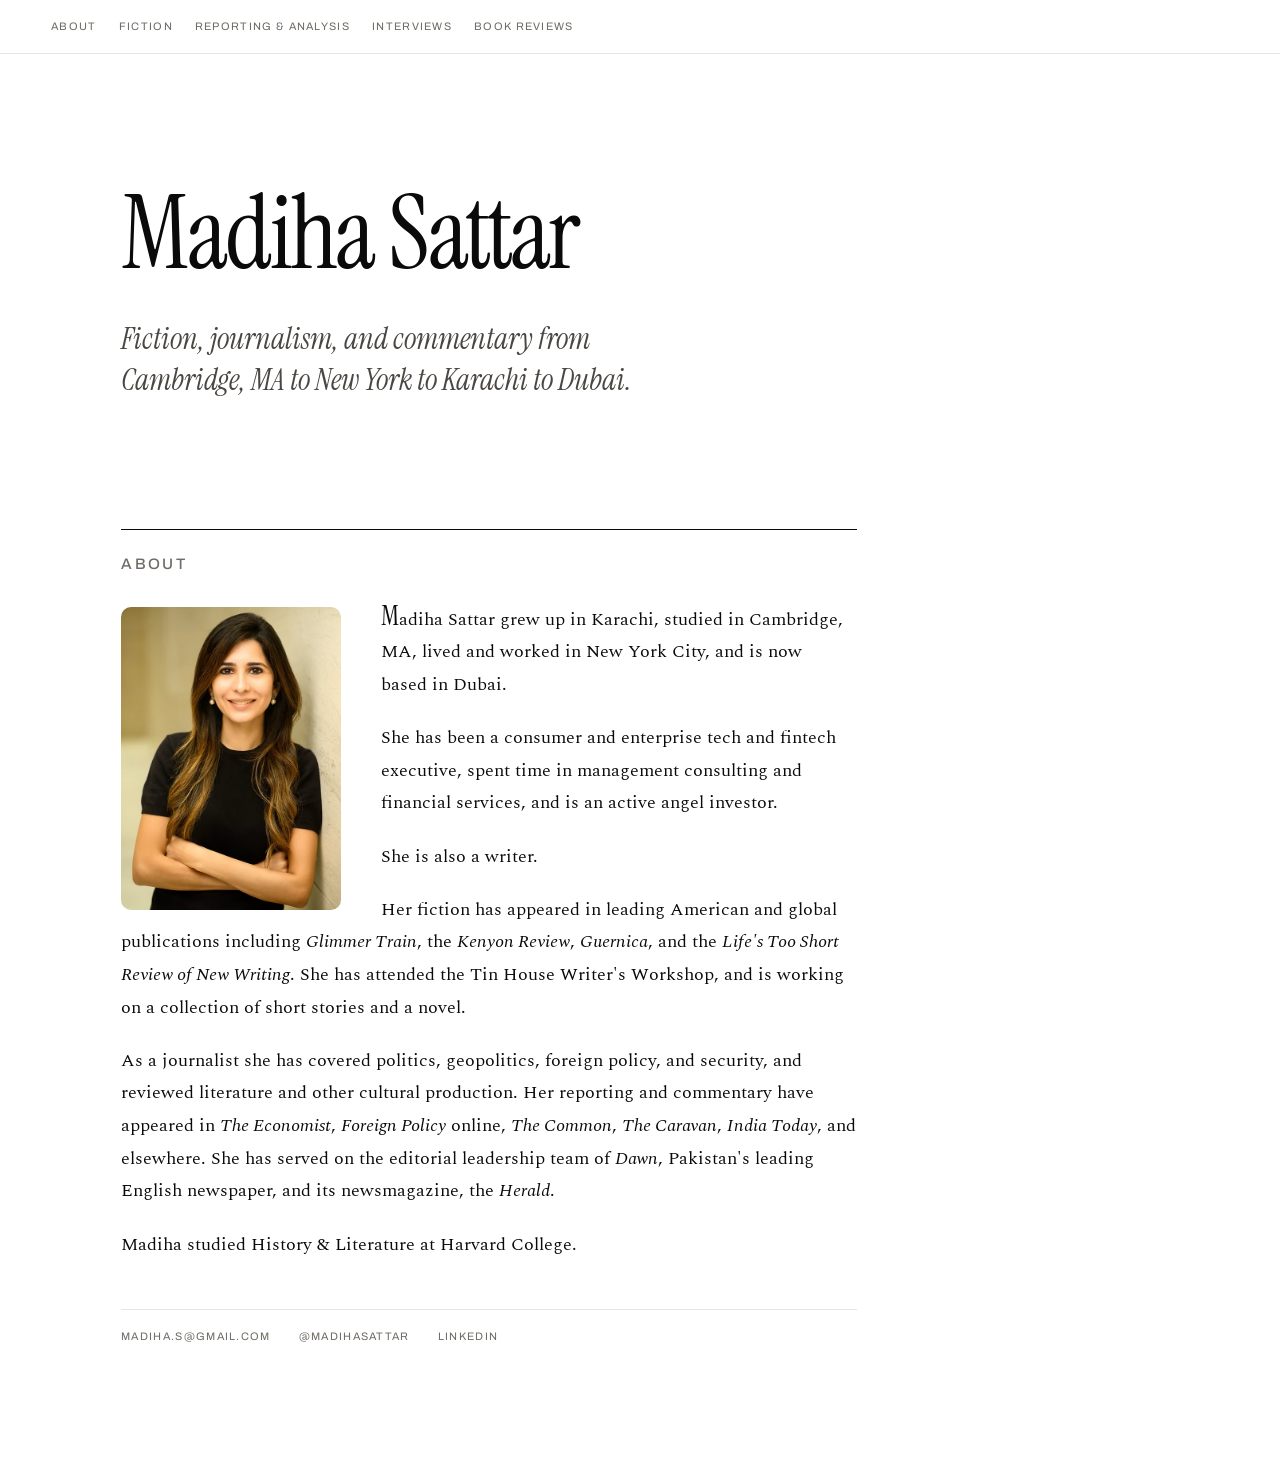
<file: index.html>
<!DOCTYPE html>
<html lang="en">
<head>
<!-- Google tag (gtag.js) -->
<script async src="https://www.googletagmanager.com/gtag/js?id=G-RKL78WMHLT"></script>
<script>
  window.dataLayer = window.dataLayer || [];
  function gtag(){dataLayer.push(arguments);}
  gtag('js', new Date());
  gtag('config', 'G-RKL78WMHLT');
</script>
<meta charset="UTF-8" />
<meta name="viewport" content="width=device-width, initial-scale=1.0" />
<title>Madiha Sattar | Fiction, Creative Nonfiction, Journalism</title>
<meta name="description" content="Madiha Sattar — fiction writer, journalist, and critic. Published in the Kenyon Review, Guernica, Glimmer Train, The Economist, Foreign Policy, and more." />
<link rel="stylesheet" href="style.css?v=20260915g" />
</head>
<body data-page="home">
<main class="page-home">
  <h1 class="home-name">Madiha Sattar</h1>
  <p class="home-tagline">Fiction, journalism, and commentary from Cambridge, MA to New York to Karachi to&nbsp;Dubai.</p>
  <section class="home-about" id="about">
    <p class="section-label">About</p>
    <div class="home-about-body">
      <img src="madiha.jpg" alt="Madiha Sattar" width="552" height="762" />
      <div class="home-about-text">
        <p>Madiha Sattar grew up in Karachi, studied in Cambridge, MA, lived and worked in New York City, and is now based in&nbsp;Dubai.</p>
        <p>She has been a consumer and enterprise tech and fintech executive, spent time in management consulting and financial services, and is an active angel&nbsp;investor.</p>
        <p>She is also a writer.</p>
        <p>Her fiction has appeared in leading American and global publications including <em>Glimmer Train</em>, the <em>Kenyon Review</em>, <em>Guernica</em>, and the <em>Life's Too Short Review of New Writing</em>. She has attended the Tin House Writer's Workshop, and is working on a collection of short stories and a&nbsp;novel.</p>
        <p>As a journalist she has covered politics, geopolitics, foreign policy, and security, and reviewed literature and other cultural production. Her reporting and commentary have appeared in <em>The Economist</em>, <em>Foreign Policy</em> online, <em>The Common</em>, <em>The Caravan</em>, <em>India Today</em>, and elsewhere. She has served on the editorial leadership team of <em>Dawn</em>, Pakistan's leading English newspaper, and its newsmagazine, the&nbsp;<em>Herald</em>.</p>
        <p>Madiha studied History &amp; Literature at Harvard&nbsp;College.</p>
      </div>
    </div>
    <p class="home-contact">
      <a href="mailto:madiha.s@gmail.com">madiha.s@gmail.com</a>
      <a href="https://twitter.com/MadihaSattar" target="_blank" rel="noopener">@MadihaSattar</a>
      <a href="https://www.linkedin.com/in/madiha-sattar/" target="_blank" rel="noopener">LinkedIn</a>
    </p>
  </section>
</main>
<script src="site.js?v=20260915g"></script>
</body>
</html>
</file>
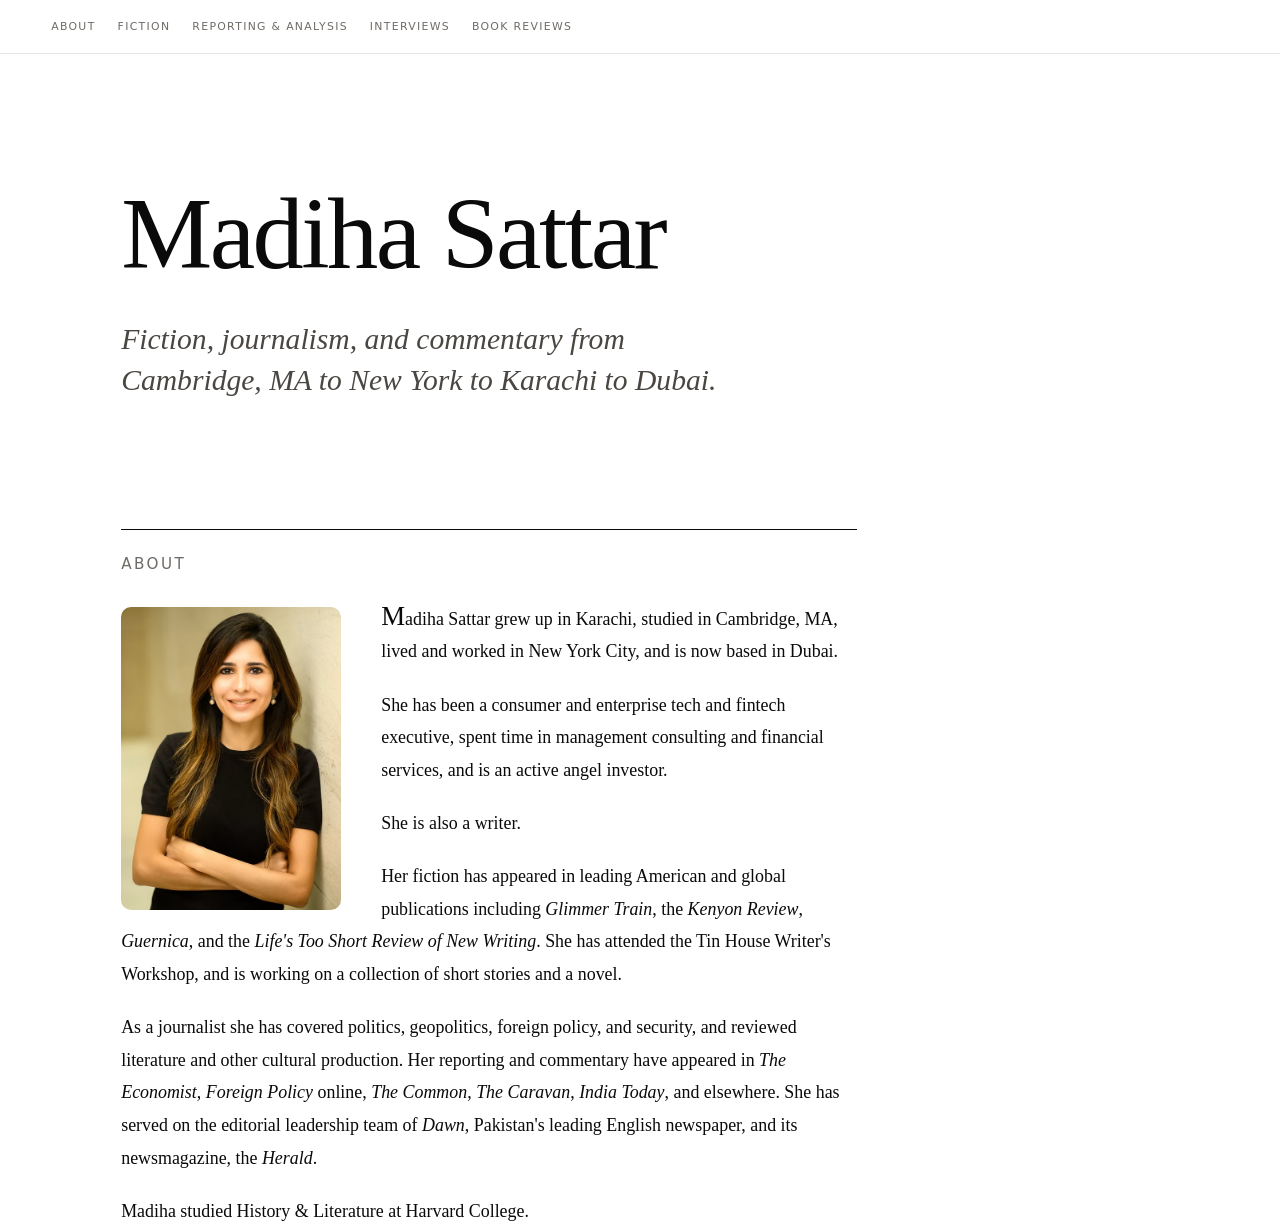
<file: about.html>
<!DOCTYPE html>
<html lang="en">
<head>
<meta charset="UTF-8" />
<title>Madiha Sattar | About</title>
<!-- About now lives on the homepage; keep this page so old /about links still work -->
<meta http-equiv="refresh" content="0; url=index.html#about" />
</head>
<body>
<p><a href="index.html#about">About Madiha Sattar</a></p>
</body>
</html>
</file>
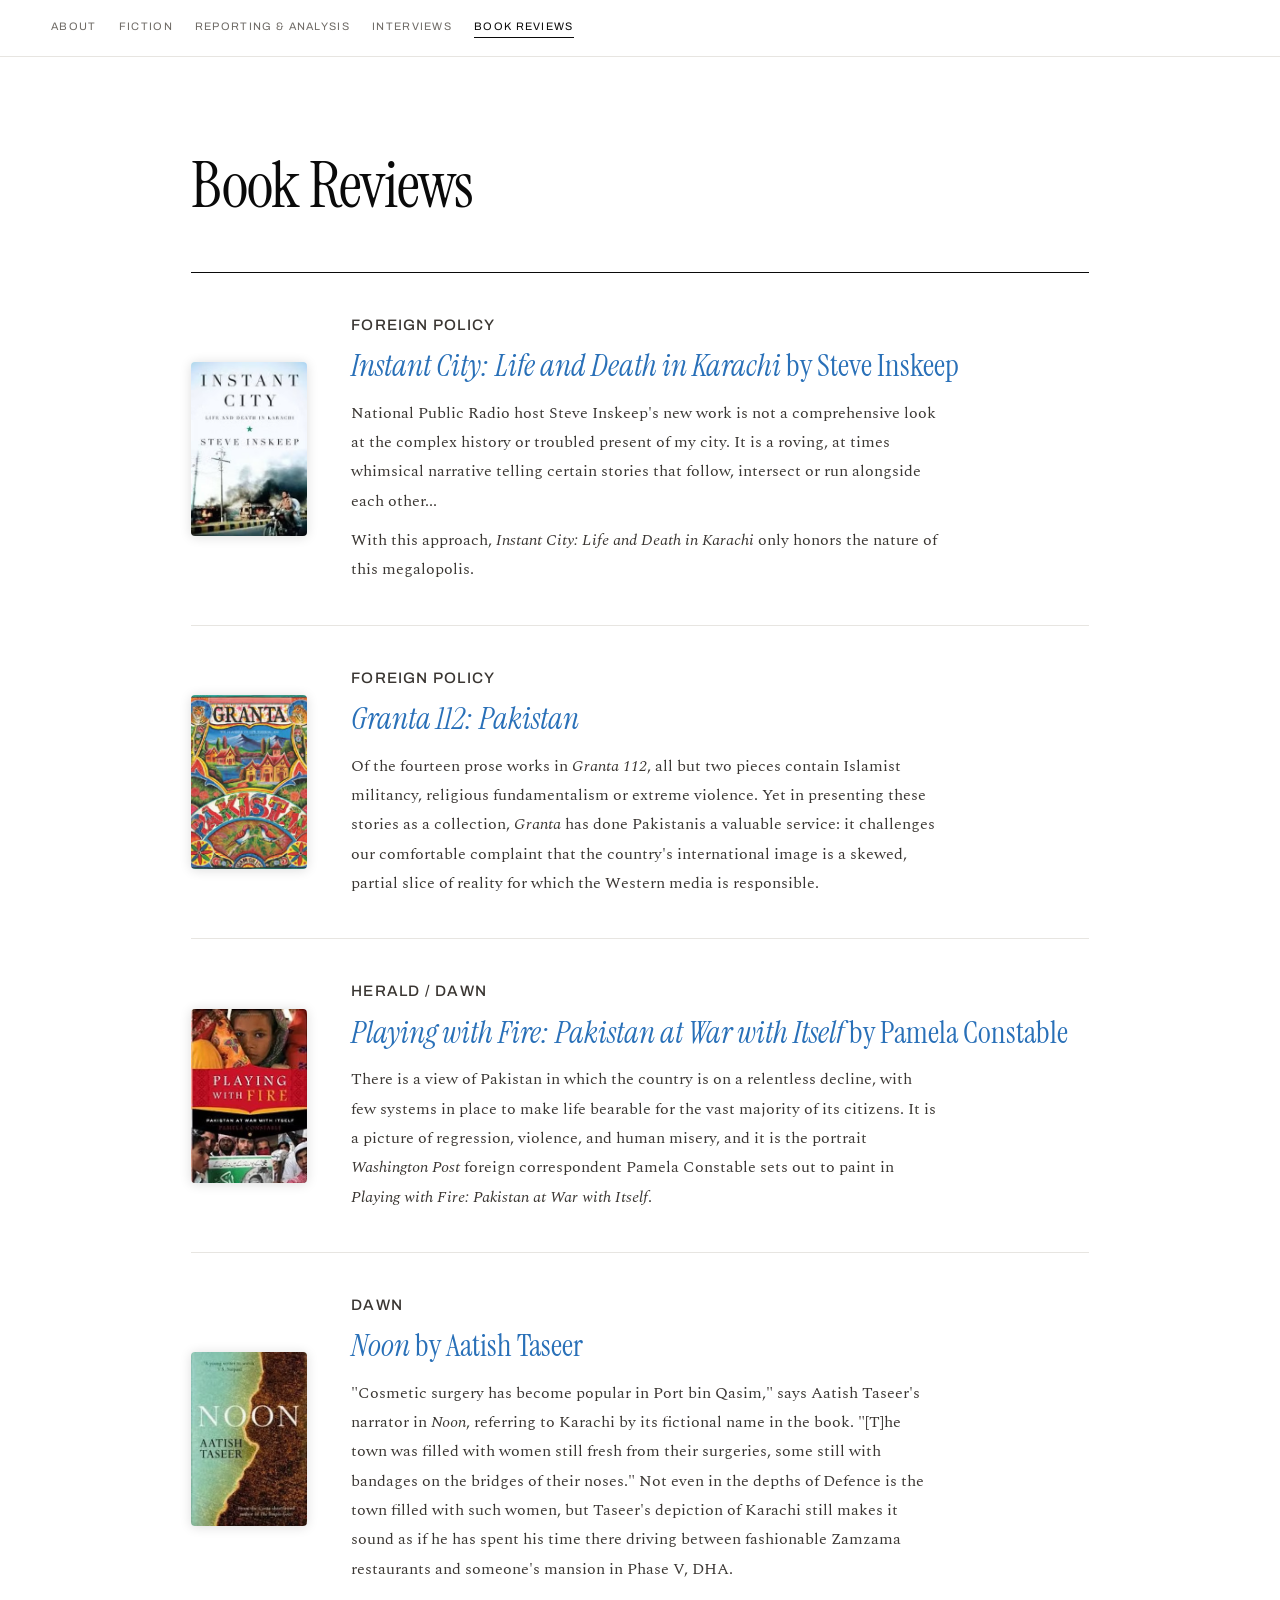
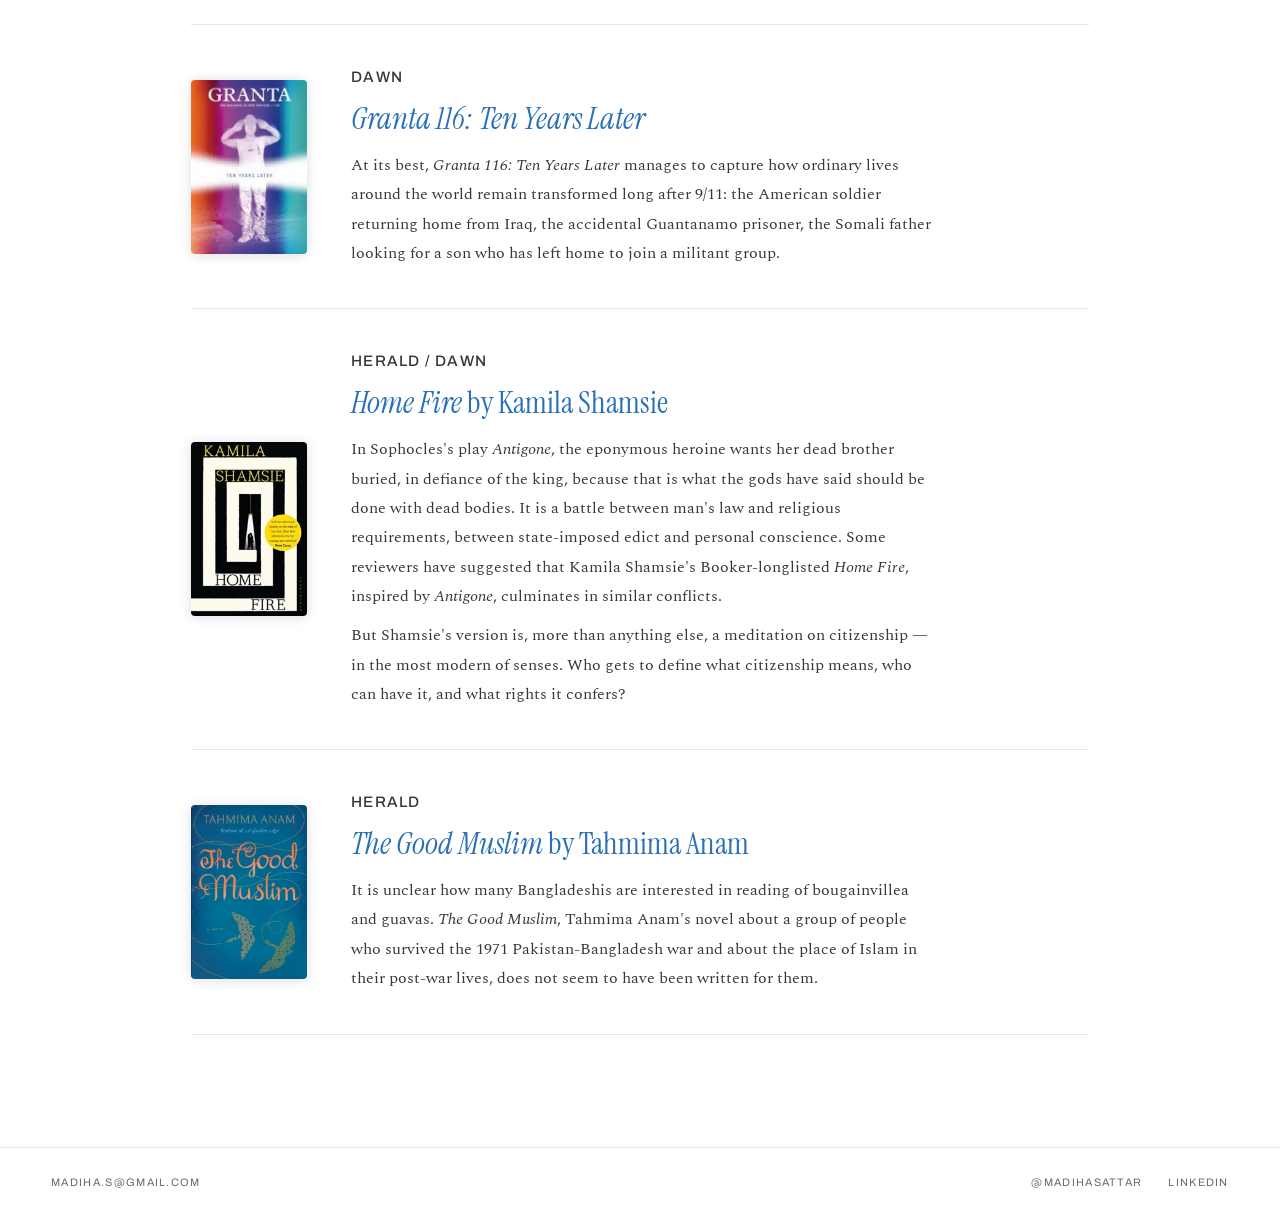
<file: book-reviews.html>
<!DOCTYPE html>
<html lang="en">
<head>
<!-- Google tag (gtag.js) -->
<script async src="https://www.googletagmanager.com/gtag/js?id=G-RKL78WMHLT"></script>
<script>
  window.dataLayer = window.dataLayer || [];
  function gtag(){dataLayer.push(arguments);}
  gtag('js', new Date());
  gtag('config', 'G-RKL78WMHLT');
</script>
<meta charset="UTF-8" />
<meta name="viewport" content="width=device-width, initial-scale=1.0" />
<title>Madiha Sattar | Book Reviews</title>
<meta name="description" content="Book reviews by Madiha Sattar." />
<link rel="stylesheet" href="style.css?v=20260915g" />
</head>
<body data-page="reviews">
<main class="page-list">
  <h1 class="page-title">Book Reviews</h1>
  <ul class="work-list">
    <li class="entry review-item">
      <img class="review-cover" src="cover-instantcity.jpg" alt="Instant City cover" />
      <div class="review-text">
        <p class="entry-label">Foreign Policy</p>
        <a href="http://foreignpolicy.com/2011/11/18/instant-city-life-and-death-in-karachi/" class="entry-title" target="_blank" rel="noopener"><em>Instant City: Life and Death in Karachi</em> by Steve Inskeep</a>
        <p class="entry-excerpt">National Public Radio host Steve Inskeep's new work is not a comprehensive look at the complex history or troubled present of my city. It is a roving, at times whimsical narrative telling certain stories that follow, intersect or run alongside each other...</p>
        <p class="entry-excerpt">With this approach, <em>Instant City: Life and Death in Karachi</em> only honors the nature of this megalopolis.</p>
      </div>
    </li>
    <li class="entry review-item">
      <img class="review-cover" src="cover-granta112.jpg" alt="Granta 112 cover" />
      <div class="review-text">
        <p class="entry-label">Foreign Policy</p>
        <a href="http://foreignpolicy.com/2010/10/12/granta-goes-to-pakistan/" class="entry-title" target="_blank" rel="noopener"><em>Granta 112: Pakistan</em></a>
        <p class="entry-excerpt">Of the fourteen prose works in <em>Granta 112</em>, all but two pieces contain Islamist militancy, religious fundamentalism or extreme violence. Yet in presenting these stories as a collection, <em>Granta</em> has done Pakistanis a valuable service: it challenges our comfortable complaint that the country's international image is a skewed, partial slice of reality for which the Western media is responsible.</p>
      </div>
    </li>
    <li class="entry review-item">
      <img class="review-cover" src="cover-playingwithfire.jpg" alt="Playing with Fire cover" />
      <div class="review-text">
        <p class="entry-label">Herald / Dawn</p>
        <a href="https://herald.dawn.com/news/1152798" class="entry-title" target="_blank" rel="noopener"><em>Playing with Fire: Pakistan at War with Itself</em> by Pamela Constable</a>
        <p class="entry-excerpt">There is a view of Pakistan in which the country is on a relentless decline, with few systems in place to make life bearable for the vast majority of its citizens. It is a picture of regression, violence, and human misery, and it is the portrait <em>Washington Post</em> foreign correspondent Pamela Constable sets out to paint in <em>Playing with Fire: Pakistan at War with Itself</em>.</p>
      </div>
    </li>
    <li class="entry review-item">
      <img class="review-cover" src="cover-noon.jpg" alt="Noon cover" />
      <div class="review-text">
        <p class="entry-label">Dawn</p>
        <a href="https://www.dawn.com/news/672816/between-two-worlds" class="entry-title" target="_blank" rel="noopener"><em>Noon</em> by Aatish Taseer</a>
        <p class="entry-excerpt">"Cosmetic surgery has become popular in Port bin Qasim," says Aatish Taseer's narrator in <em>Noon</em>, referring to Karachi by its fictional name in the book. "[T]he town was filled with women still fresh from their surgeries, some still with bandages on the bridges of their noses." Not even in the depths of Defence is the town filled with such women, but Taseer's depiction of Karachi still makes it sound as if he has spent his time there driving between fashionable Zamzama restaurants and someone's mansion in Phase V, DHA.</p>
      </div>
    </li>
    <li class="entry review-item">
      <img class="review-cover" src="cover-granta116.jpg" alt="Granta 116 cover" />
      <div class="review-text">
        <p class="entry-label">Dawn</p>
        <a href="https://www.dawn.com/news/661606/cover-story-a-decade-later-not-there-yet" class="entry-title" target="_blank" rel="noopener"><em>Granta 116: Ten Years Later</em></a>
        <p class="entry-excerpt">At its best, <em>Granta 116: Ten Years Later</em> manages to capture how ordinary lives around the world remain transformed long after 9/11: the American soldier returning home from Iraq, the accidental Guantanamo prisoner, the Somali father looking for a son who has left home to join a militant group.</p>
      </div>
    </li>
    <li class="entry review-item">
      <img class="review-cover" src="cover-homefire.jpg" alt="Home Fire cover" />
      <div class="review-text">
        <p class="entry-label">Herald / Dawn</p>
        <a href="https://herald.dawn.com/news/1153888/home-fire-is-a-mediation-on-citizenship-in-the-most-modern-sense" class="entry-title" target="_blank" rel="noopener"><em>Home Fire</em> by Kamila Shamsie</a>
        <p class="entry-excerpt">In Sophocles's play <em>Antigone</em>, the eponymous heroine wants her dead brother buried, in defiance of the king, because that is what the gods have said should be done with dead bodies. It is a battle between man's law and religious requirements, between state-imposed edict and personal conscience. Some reviewers have suggested that Kamila Shamsie's Booker-longlisted <em>Home Fire</em>, inspired by <em>Antigone</em>, culminates in similar conflicts.</p>
        <p class="entry-excerpt">But Shamsie's version is, more than anything else, a meditation on citizenship — in the most modern of senses. Who gets to define what citizenship means, who can have it, and what rights it confers?</p>
      </div>
    </li>
    <li class="entry review-item">
      <img class="review-cover" src="cover-goodmuslim.jpg" alt="The Good Muslim cover" />
      <div class="review-text">
        <p class="entry-label">Herald</p>
        <a href="good-muslim.html" class="entry-title"><em>The Good Muslim</em> by Tahmima Anam</a>
        <p class="entry-excerpt">It is unclear how many Bangladeshis are interested in reading of bougainvillea and guavas. <em>The Good Muslim</em>, Tahmima Anam's novel about a group of people who survived the 1971 Pakistan-Bangladesh war and about the place of Islam in their post-war lives, does not seem to have been written for them.</p>
      </div>
    </li>
  </ul>
</main>
<script src="site.js?v=20260915g"></script>
</body>
</html>
</file>
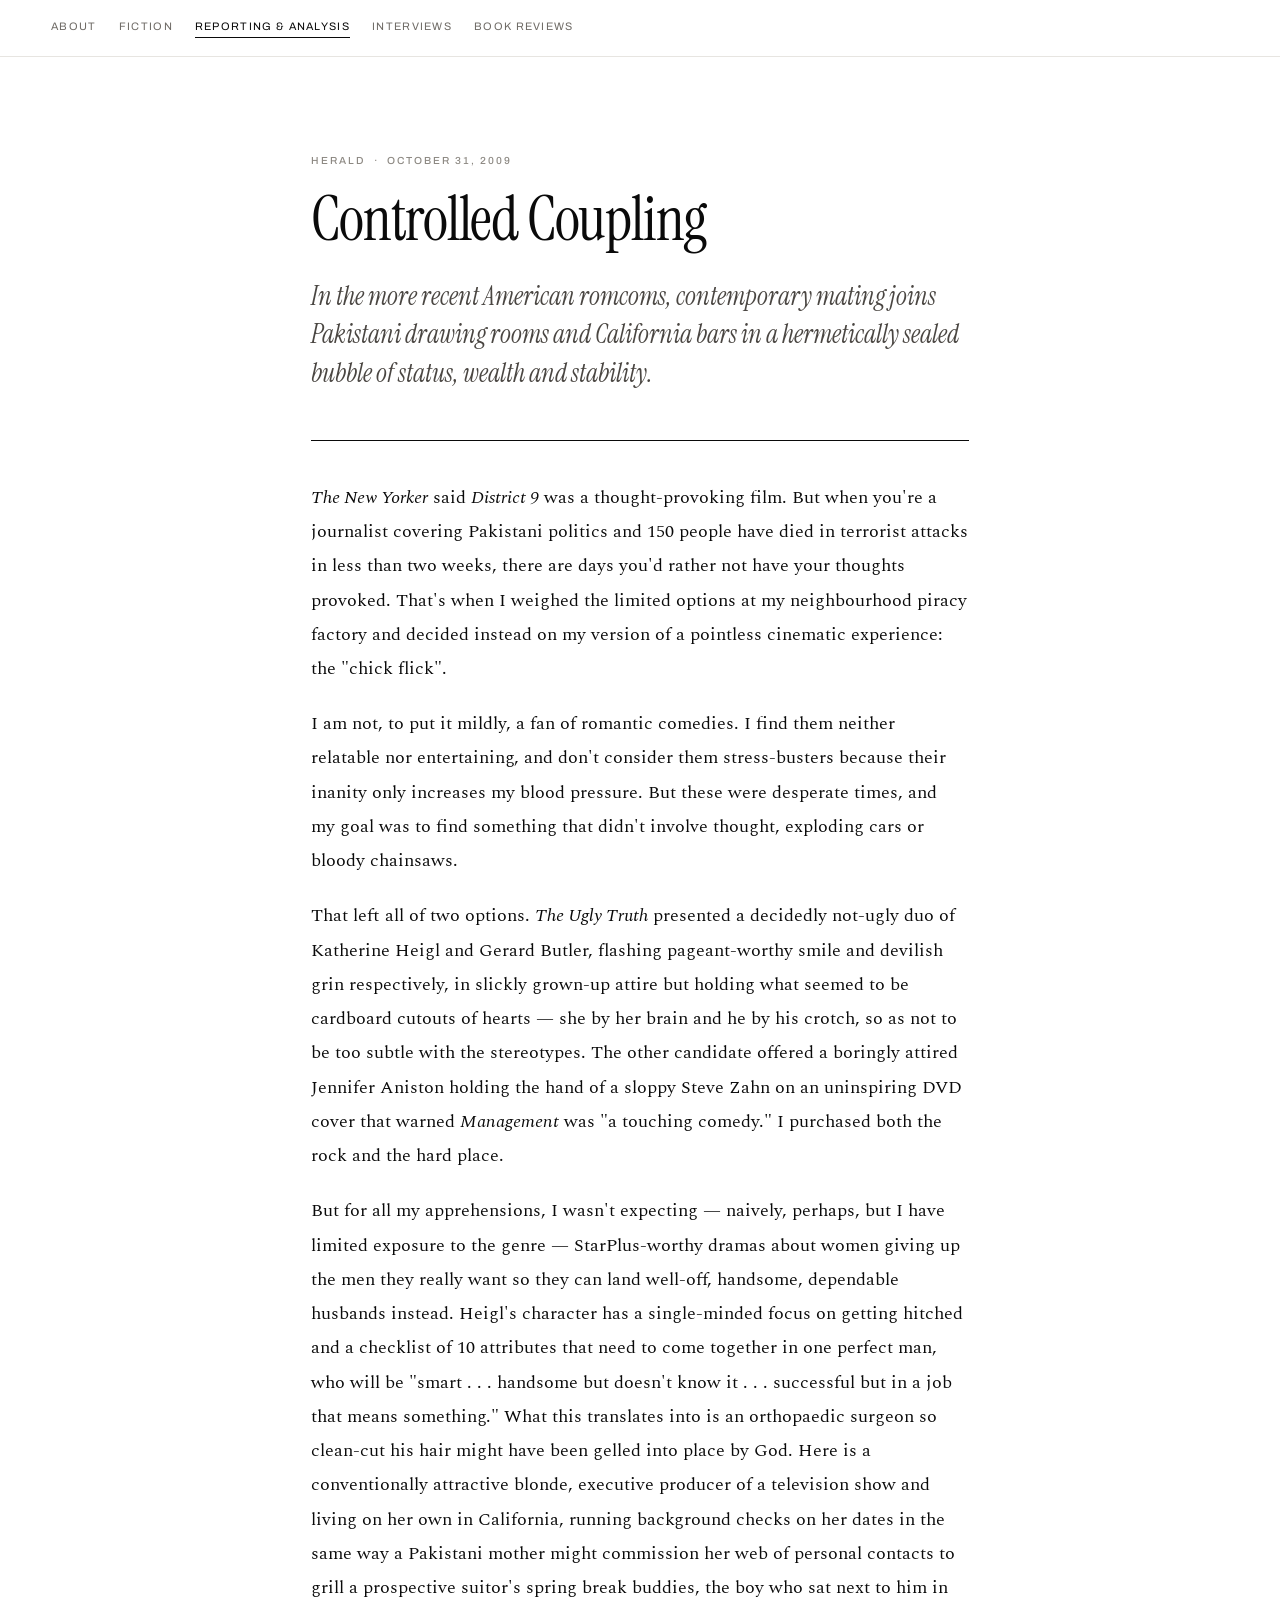
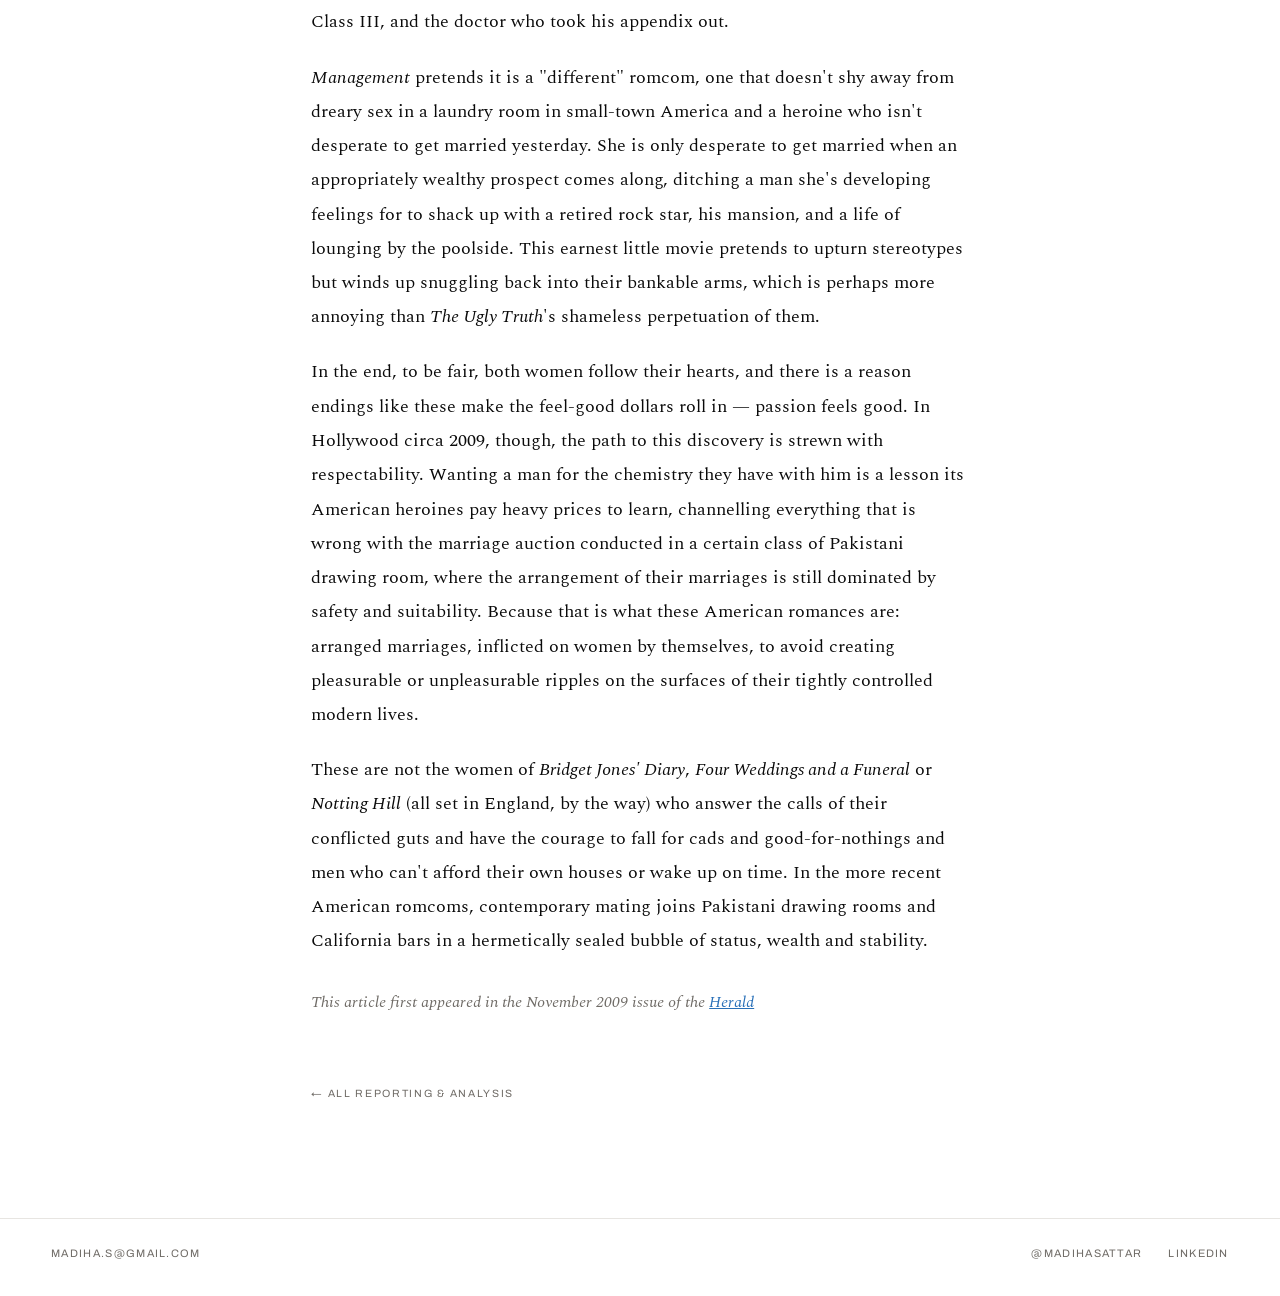
<file: controlled-coupling.html>
<!DOCTYPE html>
<html lang="en">
<head>
<!-- Google tag (gtag.js) -->
<script async src="https://www.googletagmanager.com/gtag/js?id=G-RKL78WMHLT"></script>
<script>
  window.dataLayer = window.dataLayer || [];
  function gtag(){dataLayer.push(arguments);}
  gtag('js', new Date());
  gtag('config', 'G-RKL78WMHLT');
</script>
<meta charset="UTF-8" />
<meta name="viewport" content="width=device-width, initial-scale=1.0" />
<title>Madiha Sattar | Controlled Coupling</title>
<meta name="description" content="Controlled Coupling by Madiha Sattar. First published in the Herald, November 2009." />
<link rel="stylesheet" href="style.css?v=20260915g" />
</head>
<body data-page="reporting">
<main class="page-piece">
  <p class="piece-label">Herald &nbsp;·&nbsp; October 31, 2009</p>
  <h1 class="piece-title">Controlled Coupling</h1>
  <p class="piece-standfirst">In the more recent American romcoms, contemporary mating joins Pakistani drawing rooms and California bars in a hermetically sealed bubble of status, wealth and stability.</p>
  <div class="piece-body">
    <p><em>The New Yorker</em> said <em>District 9</em> was a thought-provoking film. But when you're a journalist covering Pakistani politics and 150 people have died in terrorist attacks in less than two weeks, there are days you'd rather not have your thoughts provoked. That's when I weighed the limited options at my neighbourhood piracy factory and decided instead on my version of a pointless cinematic experience: the "chick flick".</p>
    <p>I am not, to put it mildly, a fan of romantic comedies. I find them neither relatable nor entertaining, and don't consider them stress-busters because their inanity only increases my blood pressure. But these were desperate times, and my goal was to find something that didn't involve thought, exploding cars or bloody chainsaws.</p>
    <p>That left all of two options. <em>The Ugly Truth</em> presented a decidedly not-ugly duo of Katherine Heigl and Gerard Butler, flashing pageant-worthy smile and devilish grin respectively, in slickly grown-up attire but holding what seemed to be cardboard cutouts of hearts — she by her brain and he by his crotch, so as not to be too subtle with the stereotypes. The other candidate offered a boringly attired Jennifer Aniston holding the hand of a sloppy Steve Zahn on an uninspiring DVD cover that warned <em>Management</em> was "a touching comedy." I purchased both the rock and the hard place.</p>
    <p>But for all my apprehensions, I wasn't expecting — naively, perhaps, but I have limited exposure to the genre — StarPlus-worthy dramas about women giving up the men they really want so they can land well-off, handsome, dependable husbands instead. Heigl's character has a single-minded focus on getting hitched and a checklist of 10 attributes that need to come together in one perfect man, who will be "smart . . . handsome but doesn't know it . . . successful but in a job that means something." What this translates into is an orthopaedic surgeon so clean-cut his hair might have been gelled into place by God. Here is a conventionally attractive blonde, executive producer of a television show and living on her own in California, running background checks on her dates in the same way a Pakistani mother might commission her web of personal contacts to grill a prospective suitor's spring break buddies, the boy who sat next to him in Class III, and the doctor who took his appendix out.</p>
    <p><em>Management</em> pretends it is a "different" romcom, one that doesn't shy away from dreary sex in a laundry room in small-town America and a heroine who isn't desperate to get married yesterday. She is only desperate to get married when an appropriately wealthy prospect comes along, ditching a man she's developing feelings for to shack up with a retired rock star, his mansion, and a life of lounging by the poolside. This earnest little movie pretends to upturn stereotypes but winds up snuggling back into their bankable arms, which is perhaps more annoying than <em>The Ugly Truth</em>'s shameless perpetuation of them.</p>
    <p>In the end, to be fair, both women follow their hearts, and there is a reason endings like these make the feel-good dollars roll in — passion feels good. In Hollywood circa 2009, though, the path to this discovery is strewn with respectability. Wanting a man for the chemistry they have with him is a lesson its American heroines pay heavy prices to learn, channelling everything that is wrong with the marriage auction conducted in a certain class of Pakistani drawing room, where the arrangement of their marriages is still dominated by safety and suitability. Because that is what these American romances are: arranged marriages, inflicted on women by themselves, to avoid creating pleasurable or unpleasurable ripples on the surfaces of their tightly controlled modern lives.</p>
    <p>These are not the women of <em>Bridget Jones' Diary</em>, <em>Four Weddings and a Funeral</em> or <em>Notting Hill</em> (all set in England, by the way) who answer the calls of their conflicted guts and have the courage to fall for cads and good-for-nothings and men who can't afford their own houses or wake up on time. In the more recent American romcoms, contemporary mating joins Pakistani drawing rooms and California bars in a hermetically sealed bubble of status, wealth and stability.</p>
    <p class="piece-note">This article first appeared in the November 2009 issue of the <a href="https://herald.dawn.com/" target="_blank" rel="noopener"><em>Herald</em></a></p>
  </div>
  <p class="back-link"><a href="reporting.html">&larr; All reporting &amp; analysis</a></p>
</main>
<script src="site.js?v=20260915g"></script>
</body>
</html>
</file>
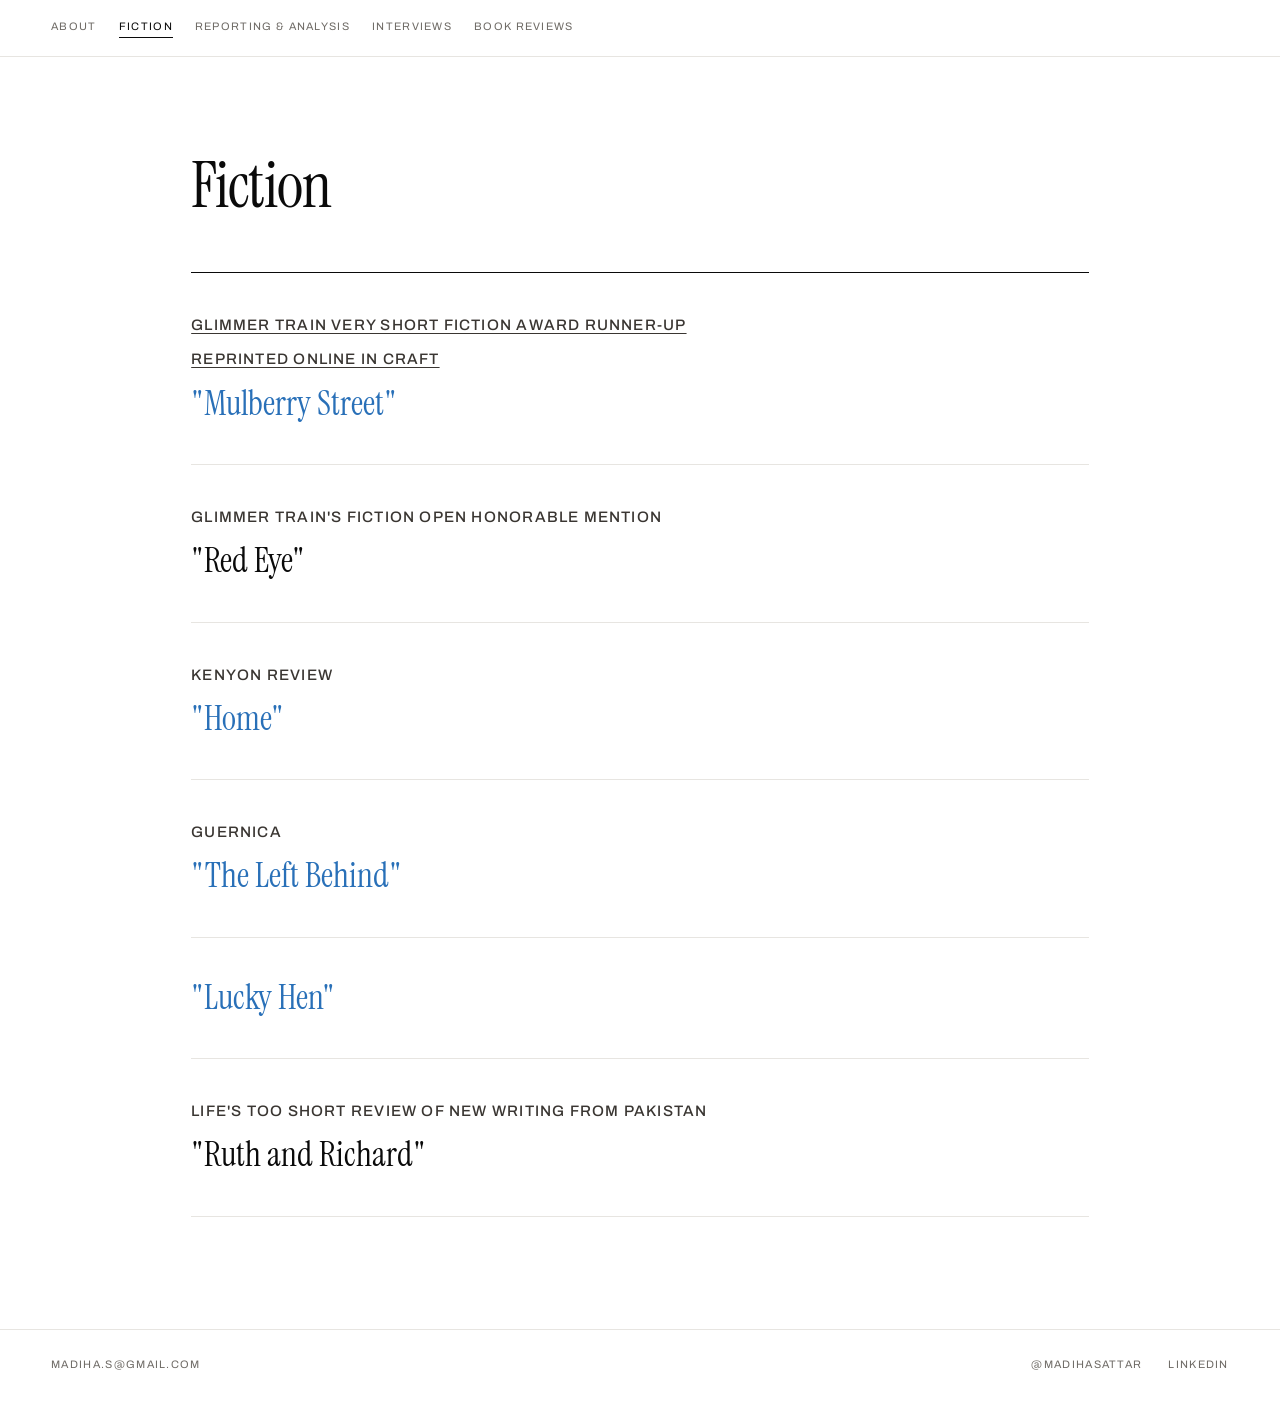
<file: fiction.html>
<!DOCTYPE html>
<html lang="en">
<head>
<!-- Google tag (gtag.js) -->
<script async src="https://www.googletagmanager.com/gtag/js?id=G-RKL78WMHLT"></script>
<script>
  window.dataLayer = window.dataLayer || [];
  function gtag(){dataLayer.push(arguments);}
  gtag('js', new Date());
  gtag('config', 'G-RKL78WMHLT');
</script>
<meta charset="UTF-8" />
<meta name="viewport" content="width=device-width, initial-scale=1.0" />
<title>Madiha Sattar | Fiction</title>
<meta name="description" content="Fiction by Madiha Sattar — published in Glimmer Train, the Kenyon Review, Guernica, and more." />
<link rel="stylesheet" href="style.css?v=20260915g" />
</head>
<body data-page="fiction">
<main class="page-list">
  <h1 class="page-title">Fiction</h1>
  <ul class="work-list">
    <li class="entry">
      <div class="entry-credits">
        <a href="https://www.newpages.com/blog/blog-items/glimmer-train-march-april-very-short-fiction-award-winners-2017/" target="_blank" rel="noopener">Glimmer Train Very Short Fiction Award Runner-Up</a>
        <a href="https://www.craftliterary.com/2018/07/13/mulberry-street-by-madiha-sattar/" target="_blank" rel="noopener">Reprinted online in Craft</a>
      </div>
      <a href="https://www.craftliterary.com/2018/07/13/mulberry-street-by-madiha-sattar/" class="entry-title" target="_blank" rel="noopener">"Mulberry Street"</a>
    </li>
    <li class="entry">
      <p class="entry-credit">Glimmer Train's Fiction Open Honorable Mention</p>
      <p class="entry-title no-link">"Red Eye"</p>
    </li>
    <li class="entry">
      <p class="entry-credit">Kenyon Review</p>
      <a href="https://www.kenyonreview.org/kr-online-issue/2013-winter/selections/madiha-sattar-342846/" class="entry-title" target="_blank" rel="noopener">"Home"</a>
    </li>
    <li class="entry">
      <p class="entry-credit">Guernica</p>
      <a href="https://www.guernicamag.com/the-left-behind/" class="entry-title" target="_blank" rel="noopener">"The Left Behind"</a>
    </li>
    <li class="entry">
      <a href="lucky-hen.html" class="entry-title">"Lucky Hen"</a>
    </li>
    <li class="entry">
      <p class="entry-credit">Life's Too Short Review of New Writing from Pakistan</p>
      <p class="entry-title no-link">"Ruth and Richard"</p>
    </li>
  </ul>
</main>
<script src="site.js?v=20260915g"></script>
</body>
</html>
</file>
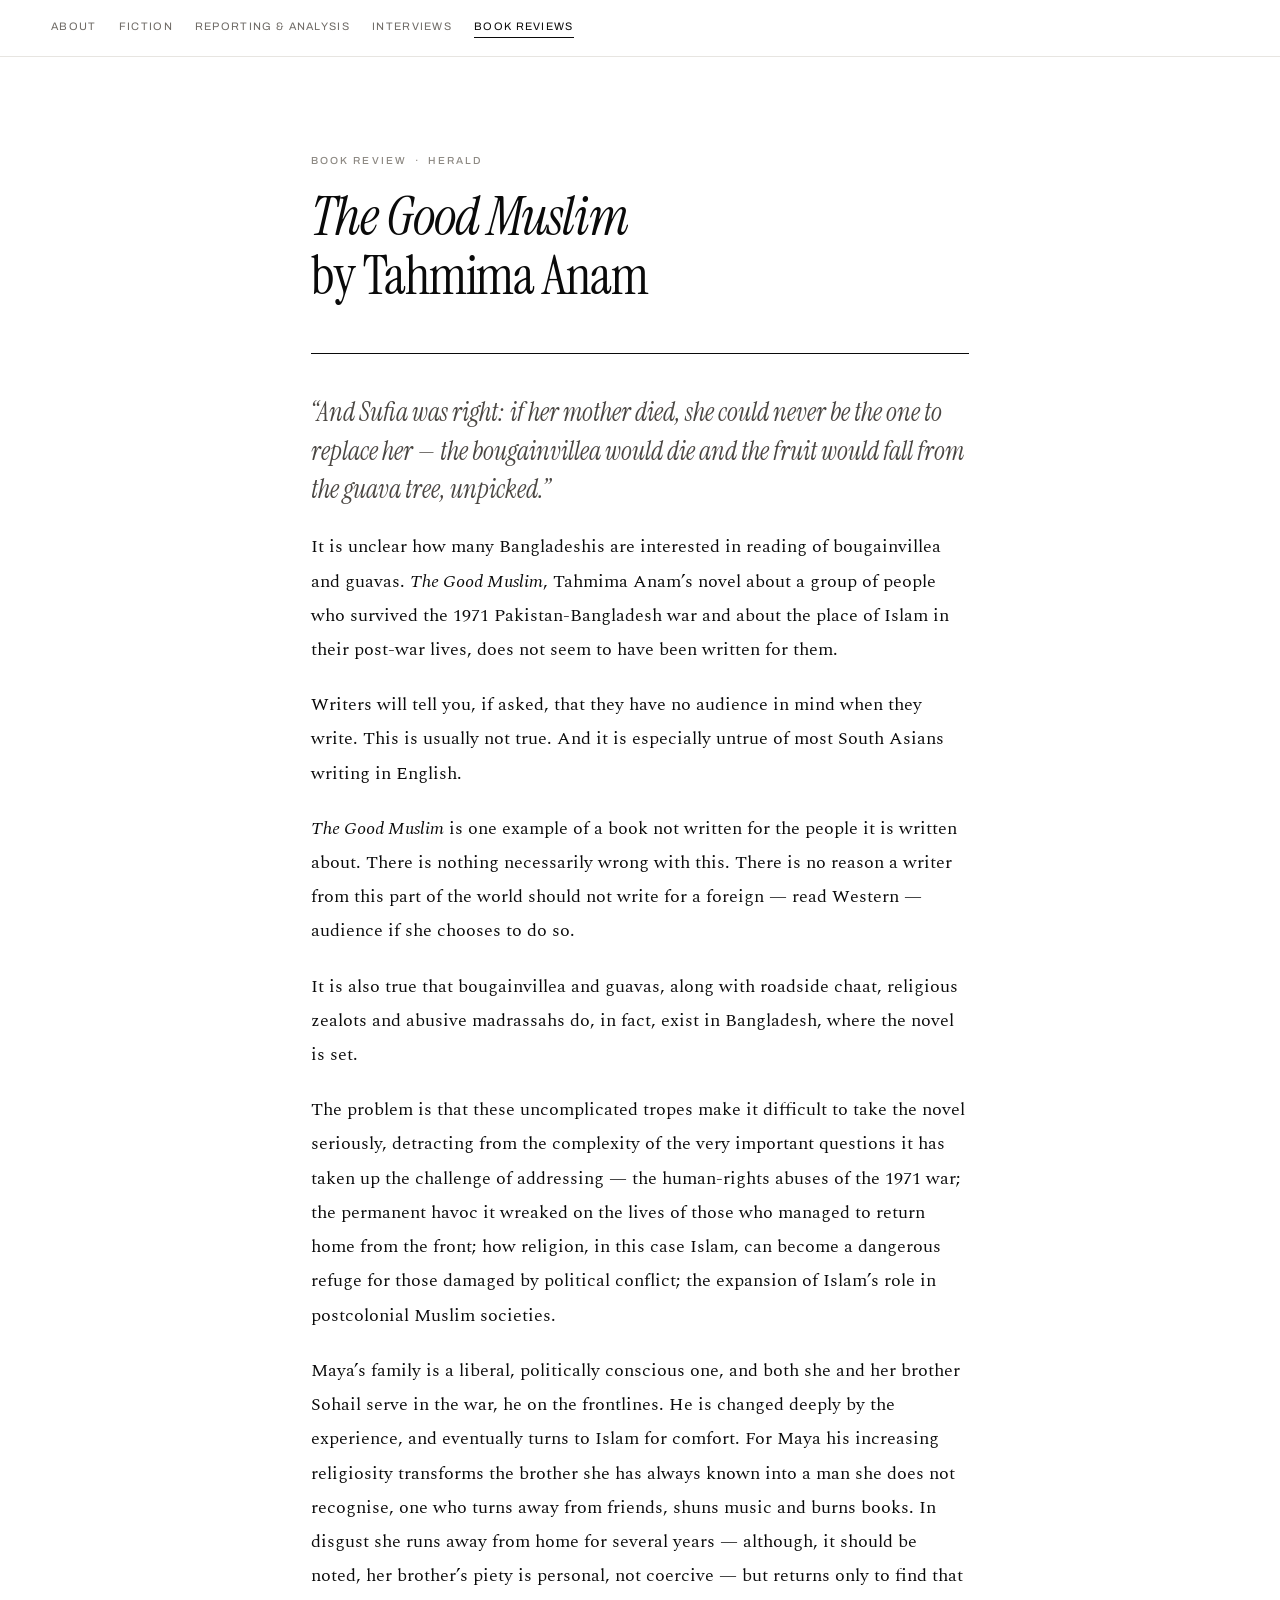
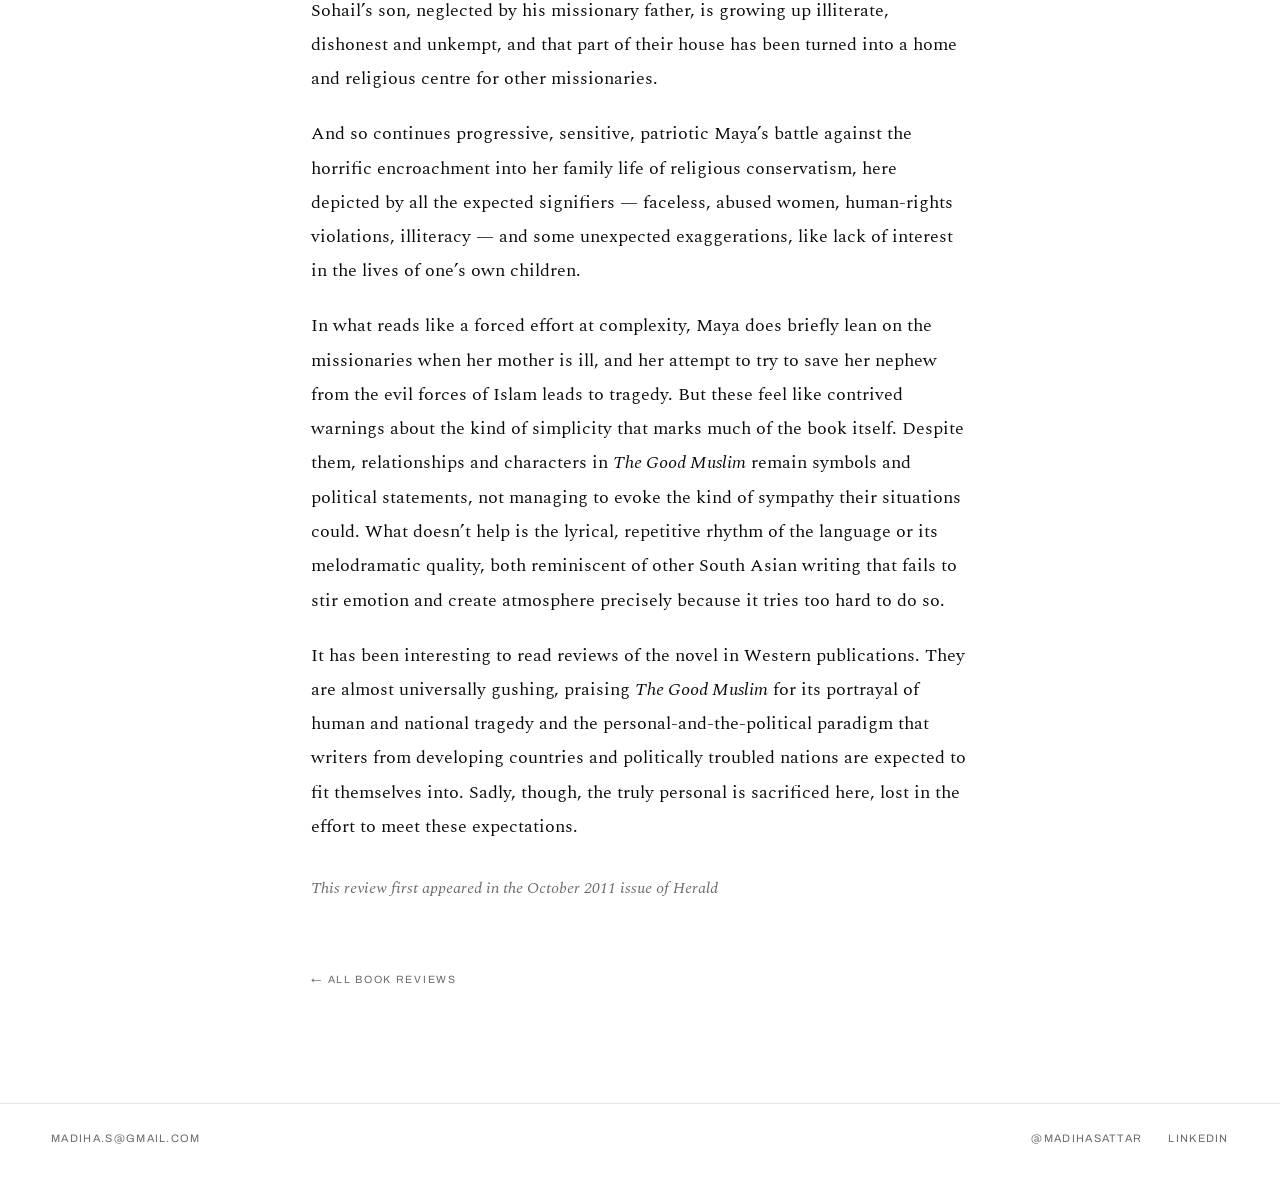
<file: good-muslim.html>
<!DOCTYPE html>
<html lang="en">
<head>
<!-- Google tag (gtag.js) -->
<script async src="https://www.googletagmanager.com/gtag/js?id=G-RKL78WMHLT"></script>
<script>
  window.dataLayer = window.dataLayer || [];
  function gtag(){dataLayer.push(arguments);}
  gtag('js', new Date());
  gtag('config', 'G-RKL78WMHLT');
</script>
<meta charset="UTF-8" />
<meta name="viewport" content="width=device-width, initial-scale=1.0" />
<title>Madiha Sattar | The Good Muslim by Tahmima Anam</title>
<meta name="description" content="Madiha Sattar reviews The Good Muslim by Tahmima Anam. First published in the Herald, October 2011." />
<link rel="stylesheet" href="style.css?v=20260915g" />
</head>
<body data-page="reviews">
<main class="page-piece">
  <p class="piece-label">Book Review &nbsp;·&nbsp; Herald</p>
  <h1 class="piece-title piece-title--long"><em>The Good Muslim</em> by Tahmima Anam</h1>
  <div class="piece-body">
    <p class="piece-epigraph">“And Sufia was right: if her mother died, she could never be the one to replace her — the bougainvillea would die and the fruit would fall from the guava tree, unpicked.”</p>
    <p>It is unclear how many Bangladeshis are interested in reading of bougainvillea and guavas. <em>The Good Muslim</em>, Tahmima Anam’s novel about a group of people who survived the 1971 Pakistan-Bangladesh war and about the place of Islam in their post-war lives, does not seem to have been written for them.</p>
    <p>Writers will tell you, if asked, that they have no audience in mind when they write. This is usually not true. And it is especially untrue of most South Asians writing in English.</p>
    <p><em>The Good Muslim</em> is one example of a book not written for the people it is written about. There is nothing necessarily wrong with this. There is no reason a writer from this part of the world should not write for a foreign — read Western — audience if she chooses to do so.</p>
    <p>It is also true that bougainvillea and guavas, along with roadside chaat, religious zealots and abusive madrassahs do, in fact, exist in Bangladesh, where the novel is set.</p>
    <p>The problem is that these uncomplicated tropes make it difficult to take the novel seriously, detracting from the complexity of the very important questions it has taken up the challenge of addressing — the human-rights abuses of the 1971 war; the permanent havoc it wreaked on the lives of those who managed to return home from the front; how religion, in this case Islam, can become a dangerous refuge for those damaged by political conflict; the expansion of Islam’s role in postcolonial Muslim societies.</p>
    <p>Maya’s family is a liberal, politically conscious one, and both she and her brother Sohail serve in the war, he on the frontlines. He is changed deeply by the experience, and eventually turns to Islam for comfort. For Maya his increasing religiosity transforms the brother she has always known into a man she does not recognise, one who turns away from friends, shuns music and burns books. In disgust she runs away from home for several years — although, it should be noted, her brother’s piety is personal, not coercive — but returns only to find that Sohail’s son, neglected by his missionary father, is growing up illiterate, dishonest and unkempt, and that part of their house has been turned into a home and religious centre for other missionaries.</p>
    <p>And so continues progressive, sensitive, patriotic Maya’s battle against the horrific encroachment into her family life of religious conservatism, here depicted by all the expected signifiers — faceless, abused women, human-rights violations, illiteracy — and some unexpected exaggerations, like lack of interest in the lives of one’s own children.</p>
    <p>In what reads like a forced effort at complexity, Maya does briefly lean on the missionaries when her mother is ill, and her attempt to try to save her nephew from the evil forces of Islam leads to tragedy. But these feel like contrived warnings about the kind of simplicity that marks much of the book itself. Despite them, relationships and characters in <em>The Good Muslim</em> remain symbols and political statements, not managing to evoke the kind of sympathy their situations could. What doesn’t help is the lyrical, repetitive rhythm of the language or its melodramatic quality, both reminiscent of other South Asian writing that fails to stir emotion and create atmosphere precisely because it tries too hard to do so.</p>
    <p>It has been interesting to read reviews of the novel in Western publications. They are almost universally gushing, praising <em>The Good Muslim</em> for its portrayal of human and national tragedy and the personal-and-the-political paradigm that writers from developing countries and politically troubled nations are expected to fit themselves into. Sadly, though, the truly personal is sacrificed here, lost in the effort to meet these expectations.</p>
    <p class="piece-note">This review first appeared in the October 2011 issue of <em>Herald</em></p>
  </div>
  <p class="back-link"><a href="book-reviews.html">&larr; All book reviews</a></p>
</main>
<script src="site.js?v=20260915g"></script>
</body>
</html>
</file>
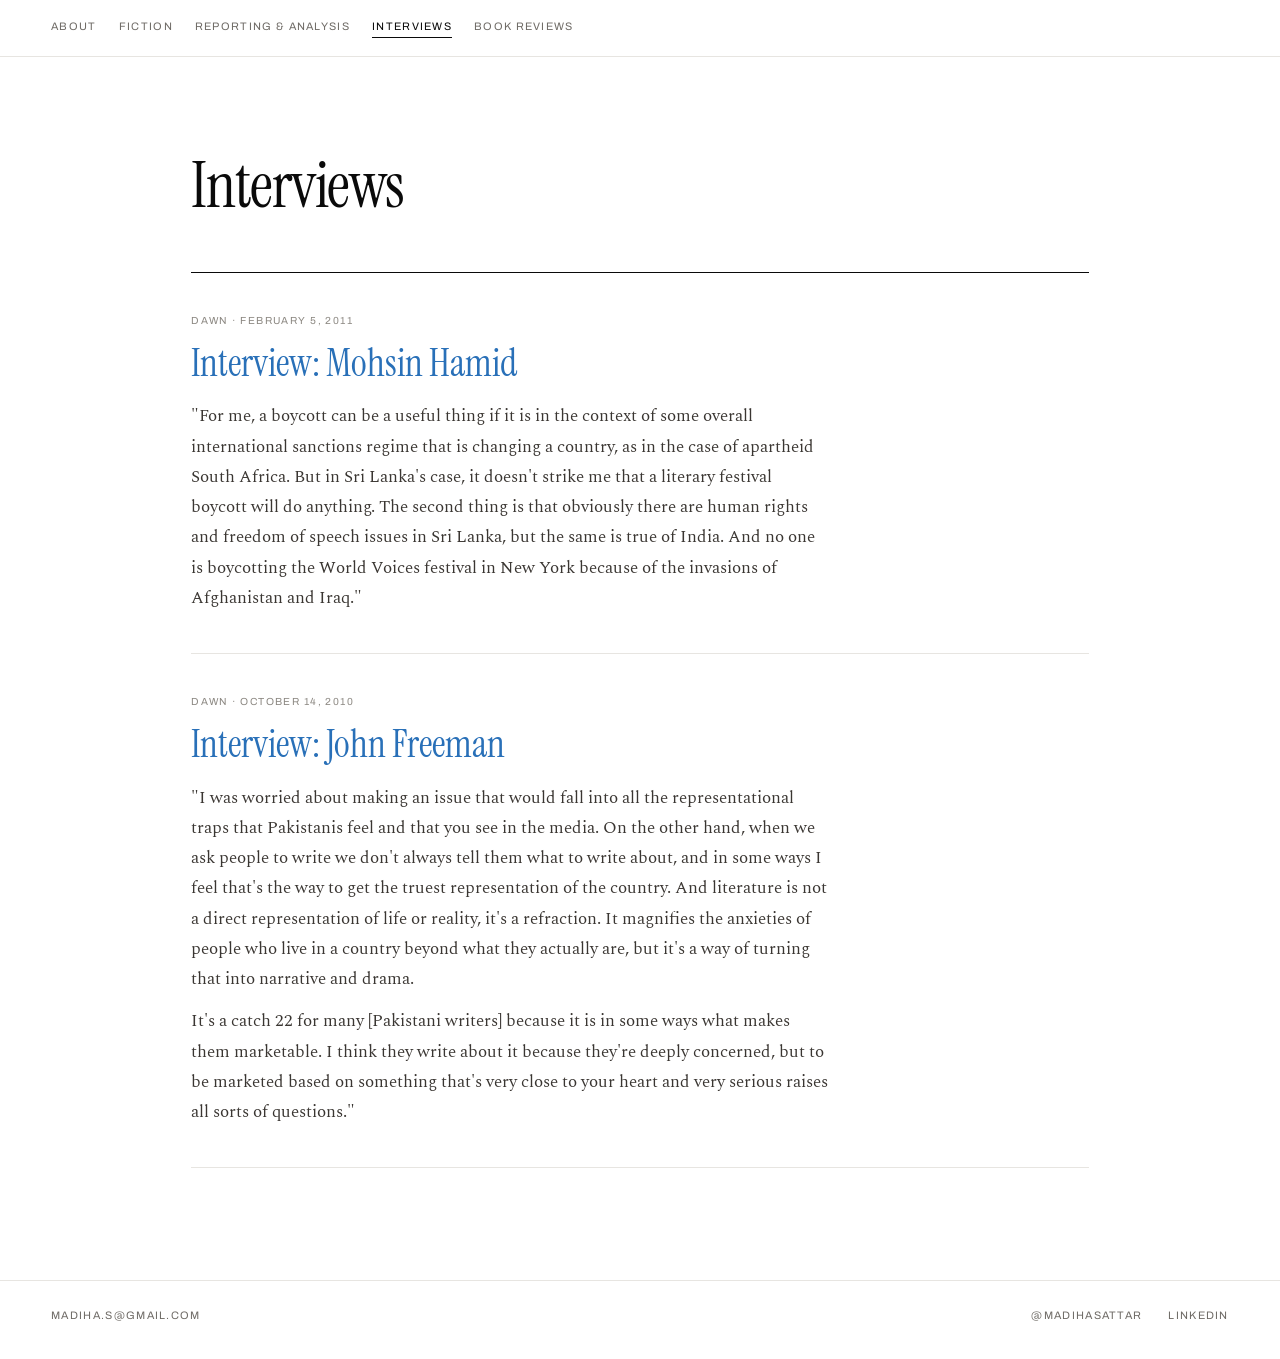
<file: interviews.html>
<!DOCTYPE html>
<html lang="en">
<head>
<!-- Google tag (gtag.js) -->
<script async src="https://www.googletagmanager.com/gtag/js?id=G-RKL78WMHLT"></script>
<script>
  window.dataLayer = window.dataLayer || [];
  function gtag(){dataLayer.push(arguments);}
  gtag('js', new Date());
  gtag('config', 'G-RKL78WMHLT');
</script>
<meta charset="UTF-8" />
<meta name="viewport" content="width=device-width, initial-scale=1.0" />
<title>Madiha Sattar | Interviews</title>
<meta name="description" content="Interviews by Madiha Sattar." />
<link rel="stylesheet" href="style.css?v=20260915g" />
</head>
<body data-page="interviews">
<main class="page-list">
  <h1 class="page-title">Interviews</h1>
  <ul class="work-list">
    <li class="entry">
      <p class="entry-date">Dawn · February 5, 2011</p>
      <a href="https://www.dawn.com/news/604284/cover-story-books-festivals-and-controversies" class="entry-title" target="_blank" rel="noopener">Interview: Mohsin Hamid</a>
      <p class="entry-excerpt">"For me, a boycott can be a useful thing if it is in the context of some overall international sanctions regime that is changing a country, as in the case of apartheid South Africa. But in Sri Lanka's case, it doesn't strike me that a literary festival boycott will do anything. The second thing is that obviously there are human rights and freedom of speech issues in Sri Lanka, but the same is true of India. And no one is boycotting the World Voices festival in New York because of the invasions of Afghanistan and Iraq."</p>
    </li>
    <li class="entry">
      <p class="entry-date">Dawn · October 14, 2010</p>
      <a href="https://www.dawn.com/news/571874" class="entry-title" target="_blank" rel="noopener">Interview: John Freeman</a>
      <p class="entry-excerpt">"I was worried about making an issue that would fall into all the representational traps that Pakistanis feel and that you see in the media. On the other hand, when we ask people to write we don't always tell them what to write about, and in some ways I feel that's the way to get the truest representation of the country. And literature is not a direct representation of life or reality, it's a refraction. It magnifies the anxieties of people who live in a country beyond what they actually are, but it's a way of turning that into narrative and drama.</p>
      <p class="entry-excerpt">It's a catch 22 for many [Pakistani writers] because it is in some ways what makes them marketable. I think they write about it because they're deeply concerned, but to be marketed based on something that's very close to your heart and very serious raises all sorts of questions."</p>
    </li>
  </ul>
</main>
<script src="site.js?v=20260915g"></script>
</body>
</html>
</file>
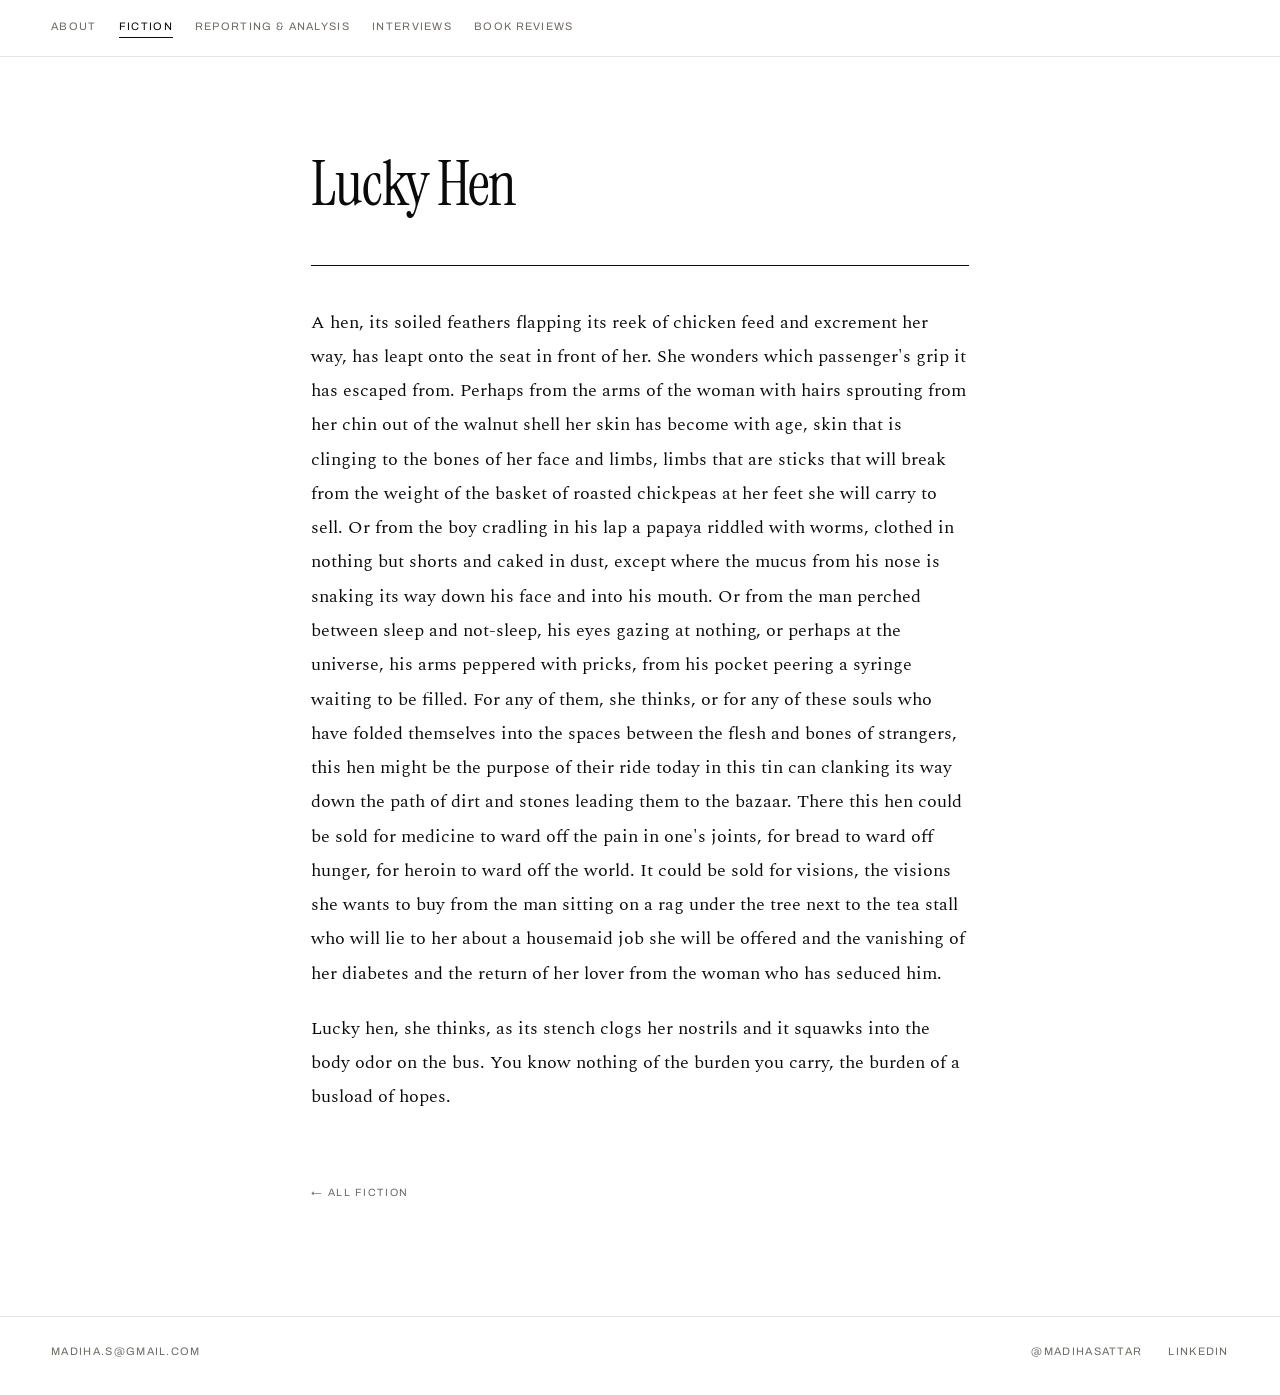
<file: lucky-hen.html>
<!DOCTYPE html>
<html lang="en">
<head>
<!-- Google tag (gtag.js) -->
<script async src="https://www.googletagmanager.com/gtag/js?id=G-RKL78WMHLT"></script>
<script>
  window.dataLayer = window.dataLayer || [];
  function gtag(){dataLayer.push(arguments);}
  gtag('js', new Date());
  gtag('config', 'G-RKL78WMHLT');
</script>
<meta charset="UTF-8" />
<meta name="viewport" content="width=device-width, initial-scale=1.0" />
<title>Madiha Sattar | Lucky Hen</title>
<meta name="description" content="Lucky Hen — flash fiction by Madiha Sattar." />
<link rel="stylesheet" href="style.css?v=20260915g" />
</head>
<body data-page="fiction">
<main class="page-piece">
  <h1 class="piece-title">Lucky Hen</h1>
  <div class="piece-body">
    <p>A hen, its soiled feathers flapping its reek of chicken feed and excrement her way, has leapt onto the seat in front of her. She wonders which passenger's grip it has escaped from. Perhaps from the arms of the woman with hairs sprouting from her chin out of the walnut shell her skin has become with age, skin that is clinging to the bones of her face and limbs, limbs that are sticks that will break from the weight of the basket of roasted chickpeas at her feet she will carry to sell. Or from the boy cradling in his lap a papaya riddled with worms, clothed in nothing but shorts and caked in dust, except where the mucus from his nose is snaking its way down his face and into his mouth. Or from the man perched between sleep and not-sleep, his eyes gazing at nothing, or perhaps at the universe, his arms peppered with pricks, from his pocket peering a syringe waiting to be filled. For any of them, she thinks, or for any of these souls who have folded themselves into the spaces between the flesh and bones of strangers, this hen might be the purpose of their ride today in this tin can clanking its way down the path of dirt and stones leading them to the bazaar. There this hen could be sold for medicine to ward off the pain in one's joints, for bread to ward off hunger, for heroin to ward off the world. It could be sold for visions, the visions she wants to buy from the man sitting on a rag under the tree next to the tea stall who will lie to her about a housemaid job she will be offered and the vanishing of her diabetes and the return of her lover from the woman who has seduced him.</p>
    <p>Lucky hen, she thinks, as its stench clogs her nostrils and it squawks into the body odor on the bus. You know nothing of the burden you carry, the burden of a busload of hopes.</p>
  </div>
  <p class="back-link"><a href="fiction.html">&larr; All fiction</a></p>
</main>
<script src="site.js?v=20260915g"></script>
</body>
</html>
</file>
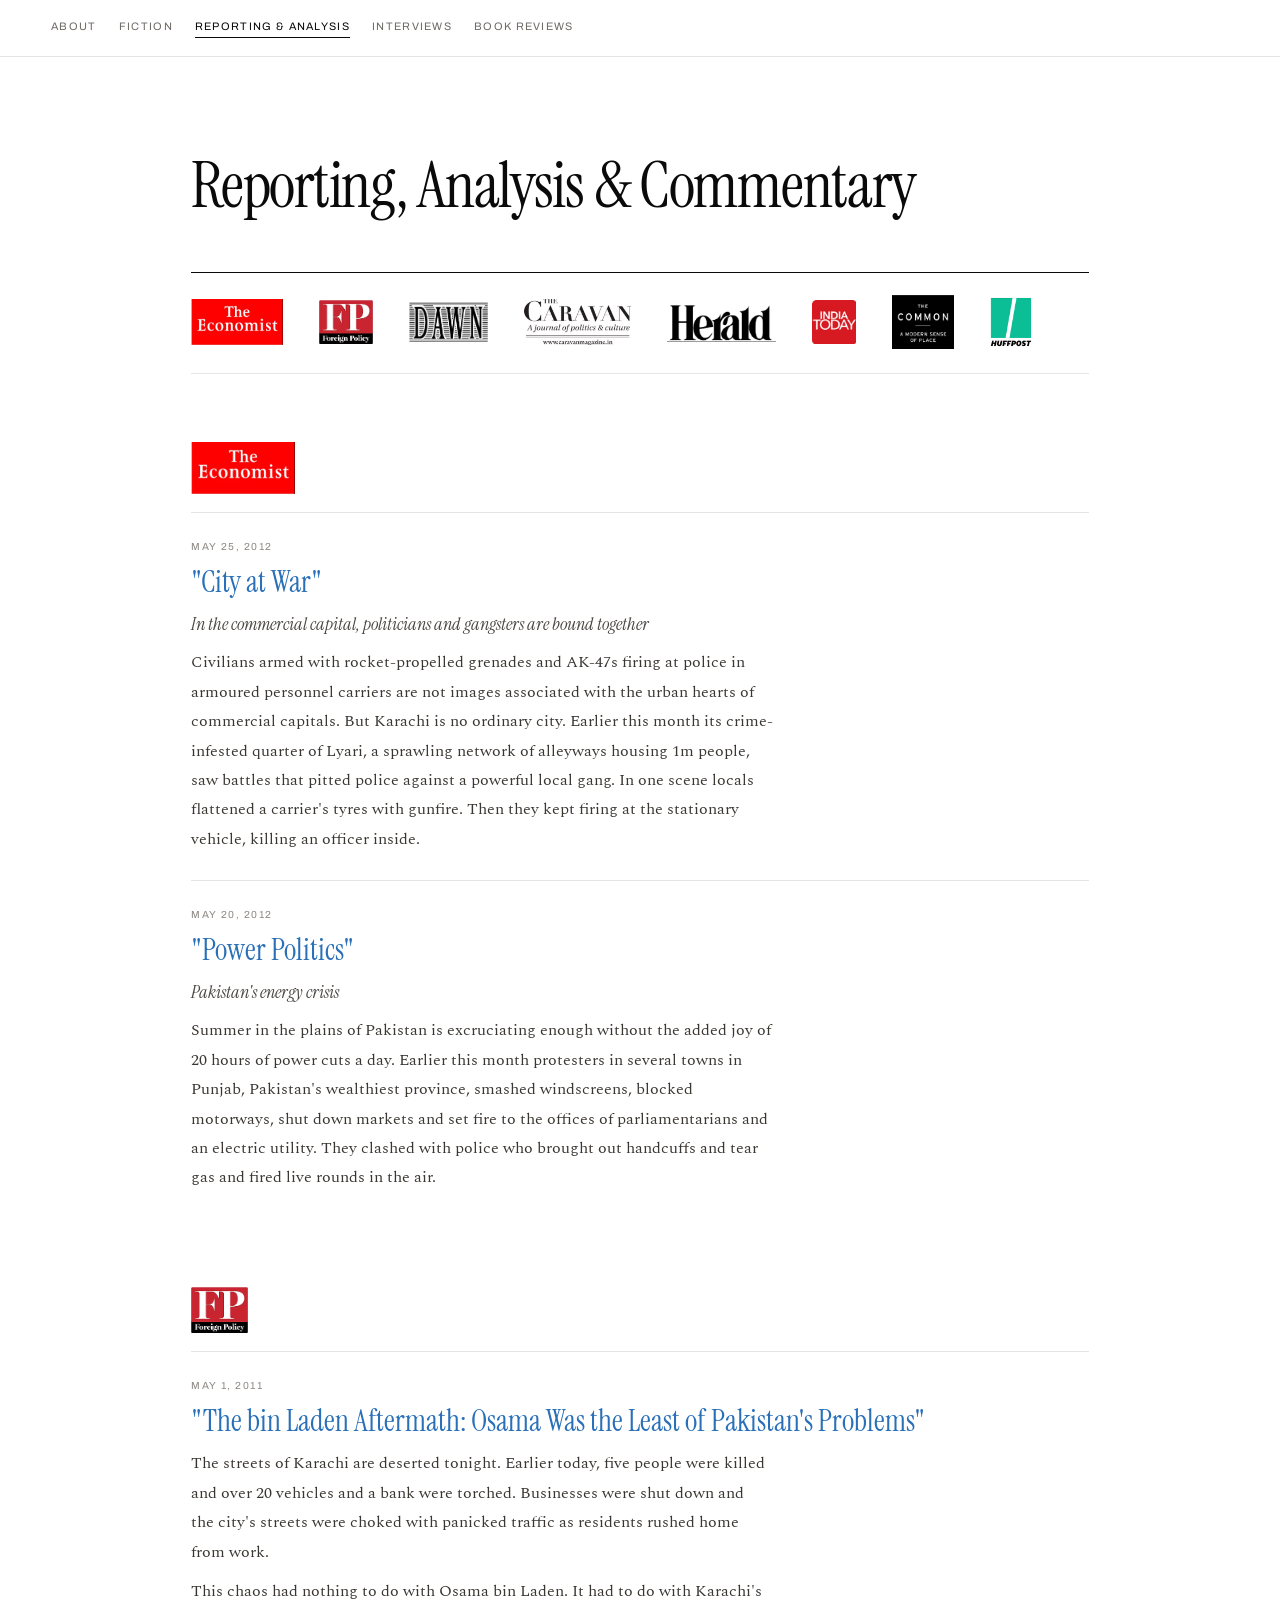
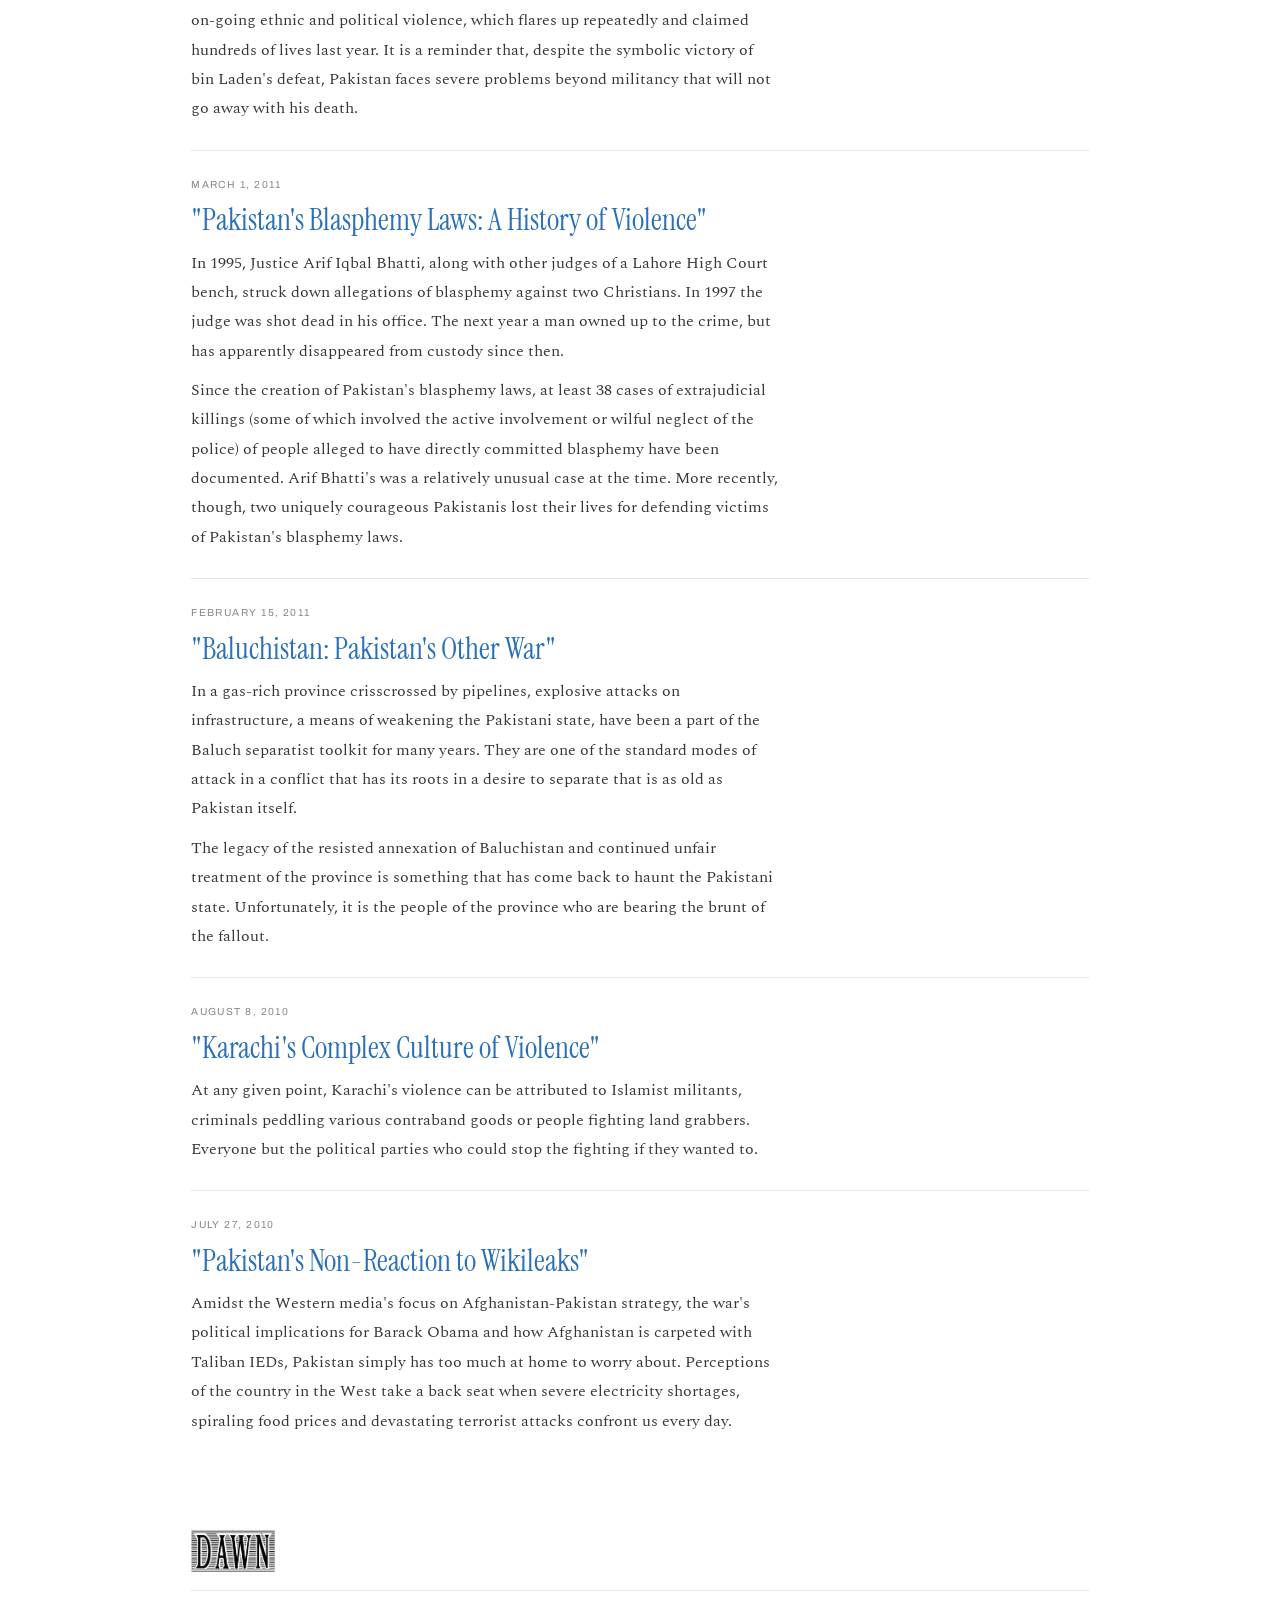
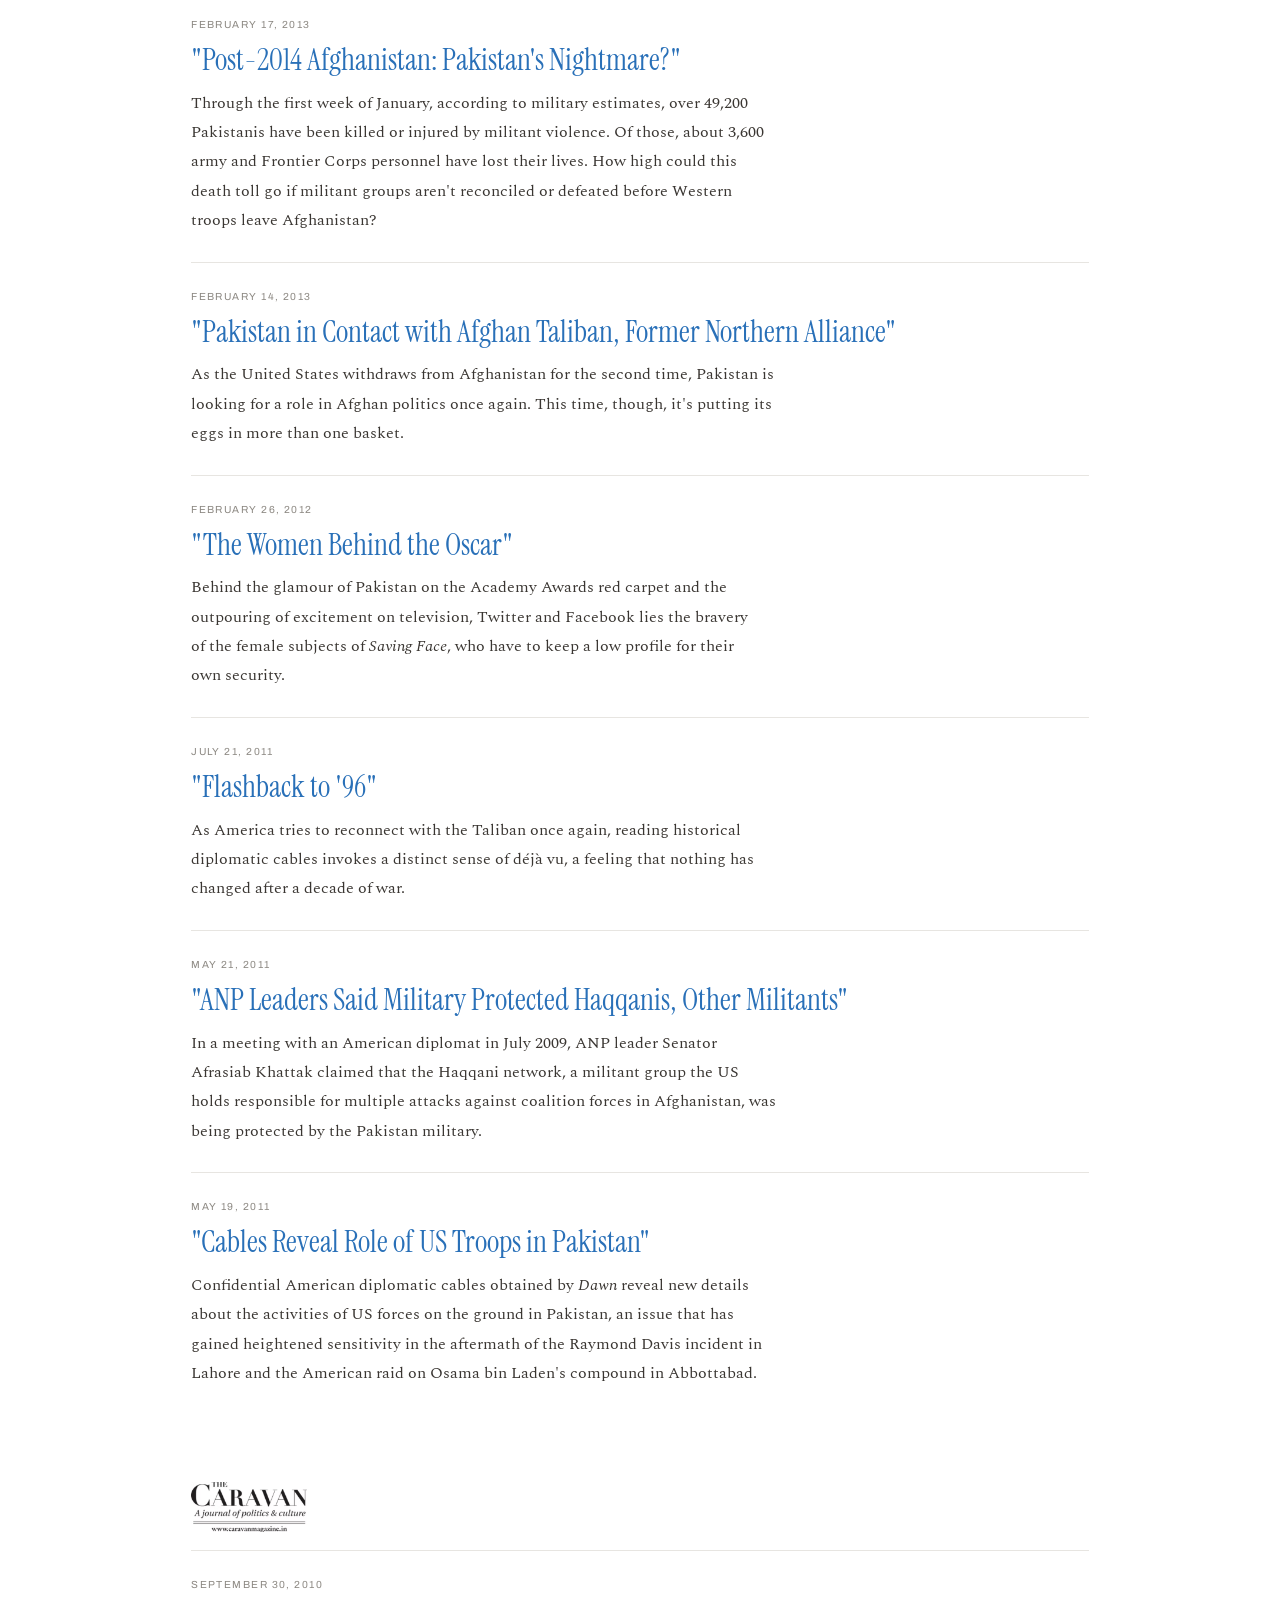
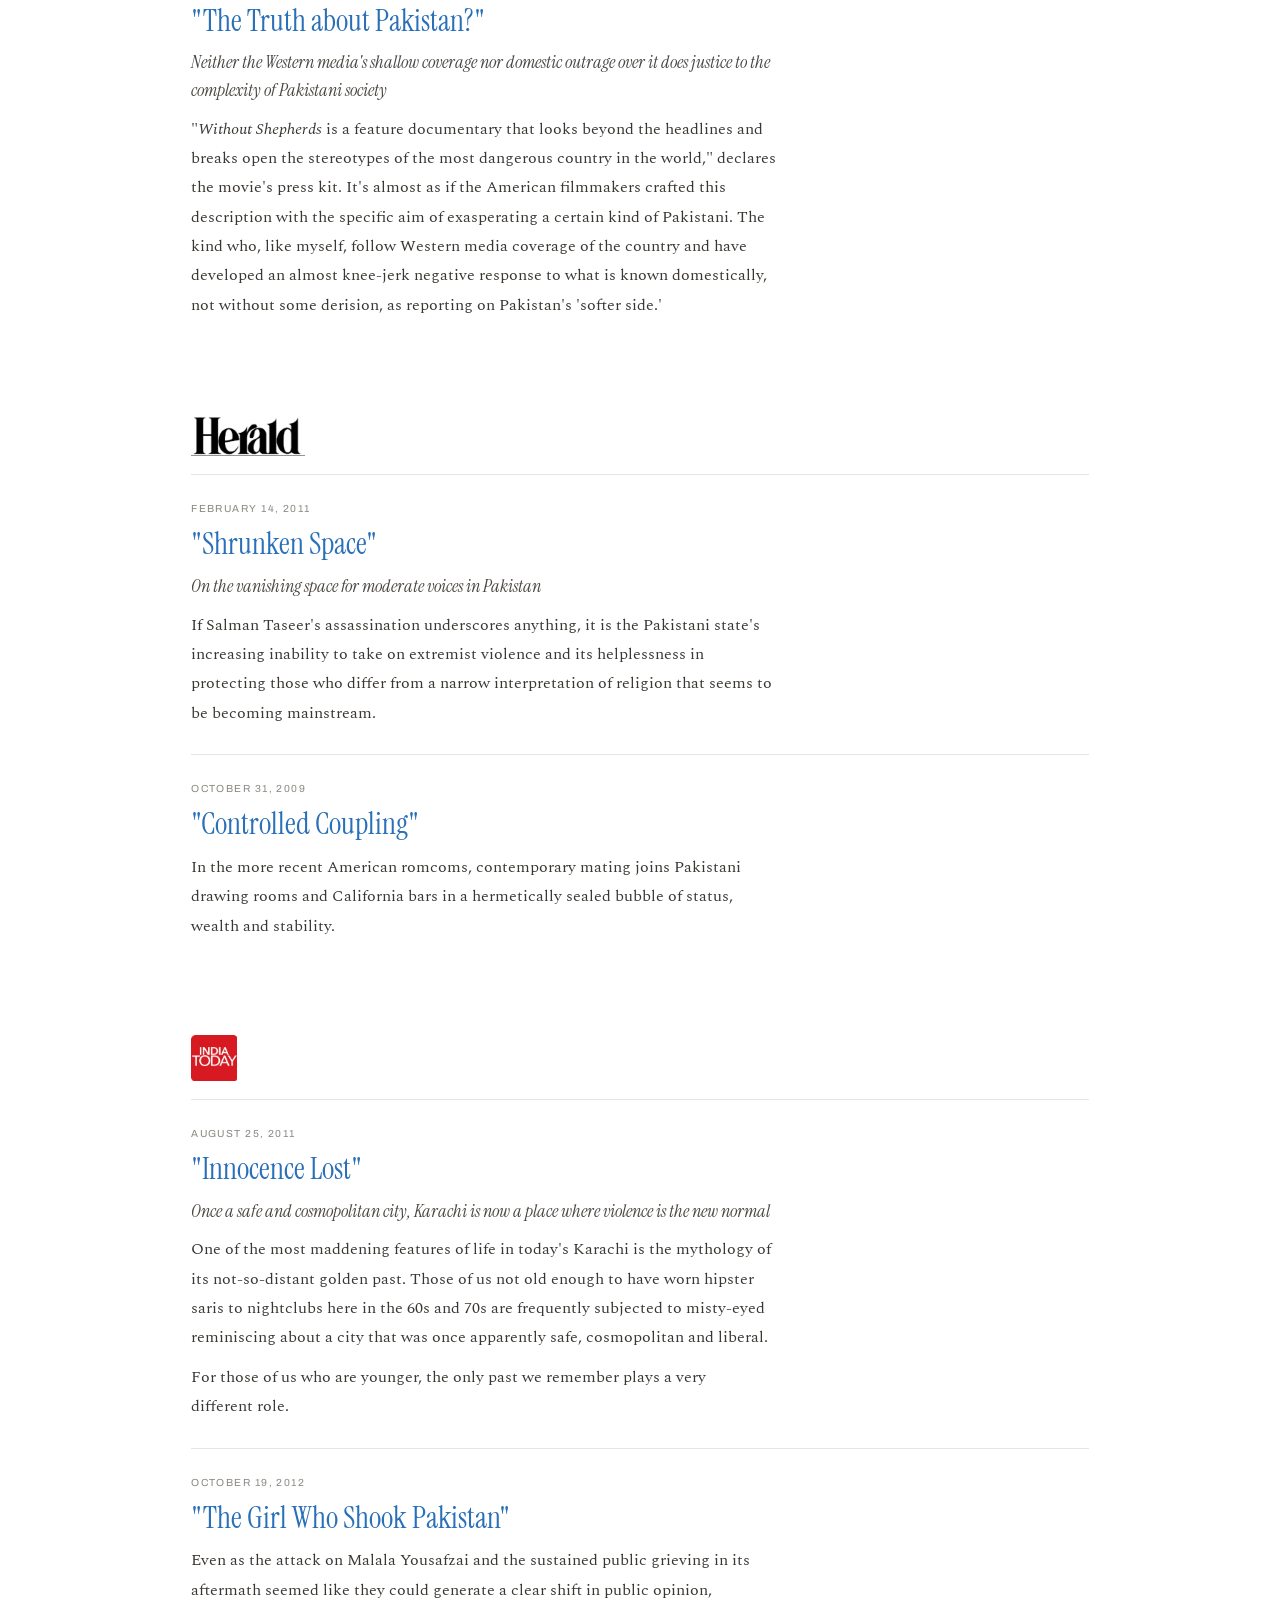
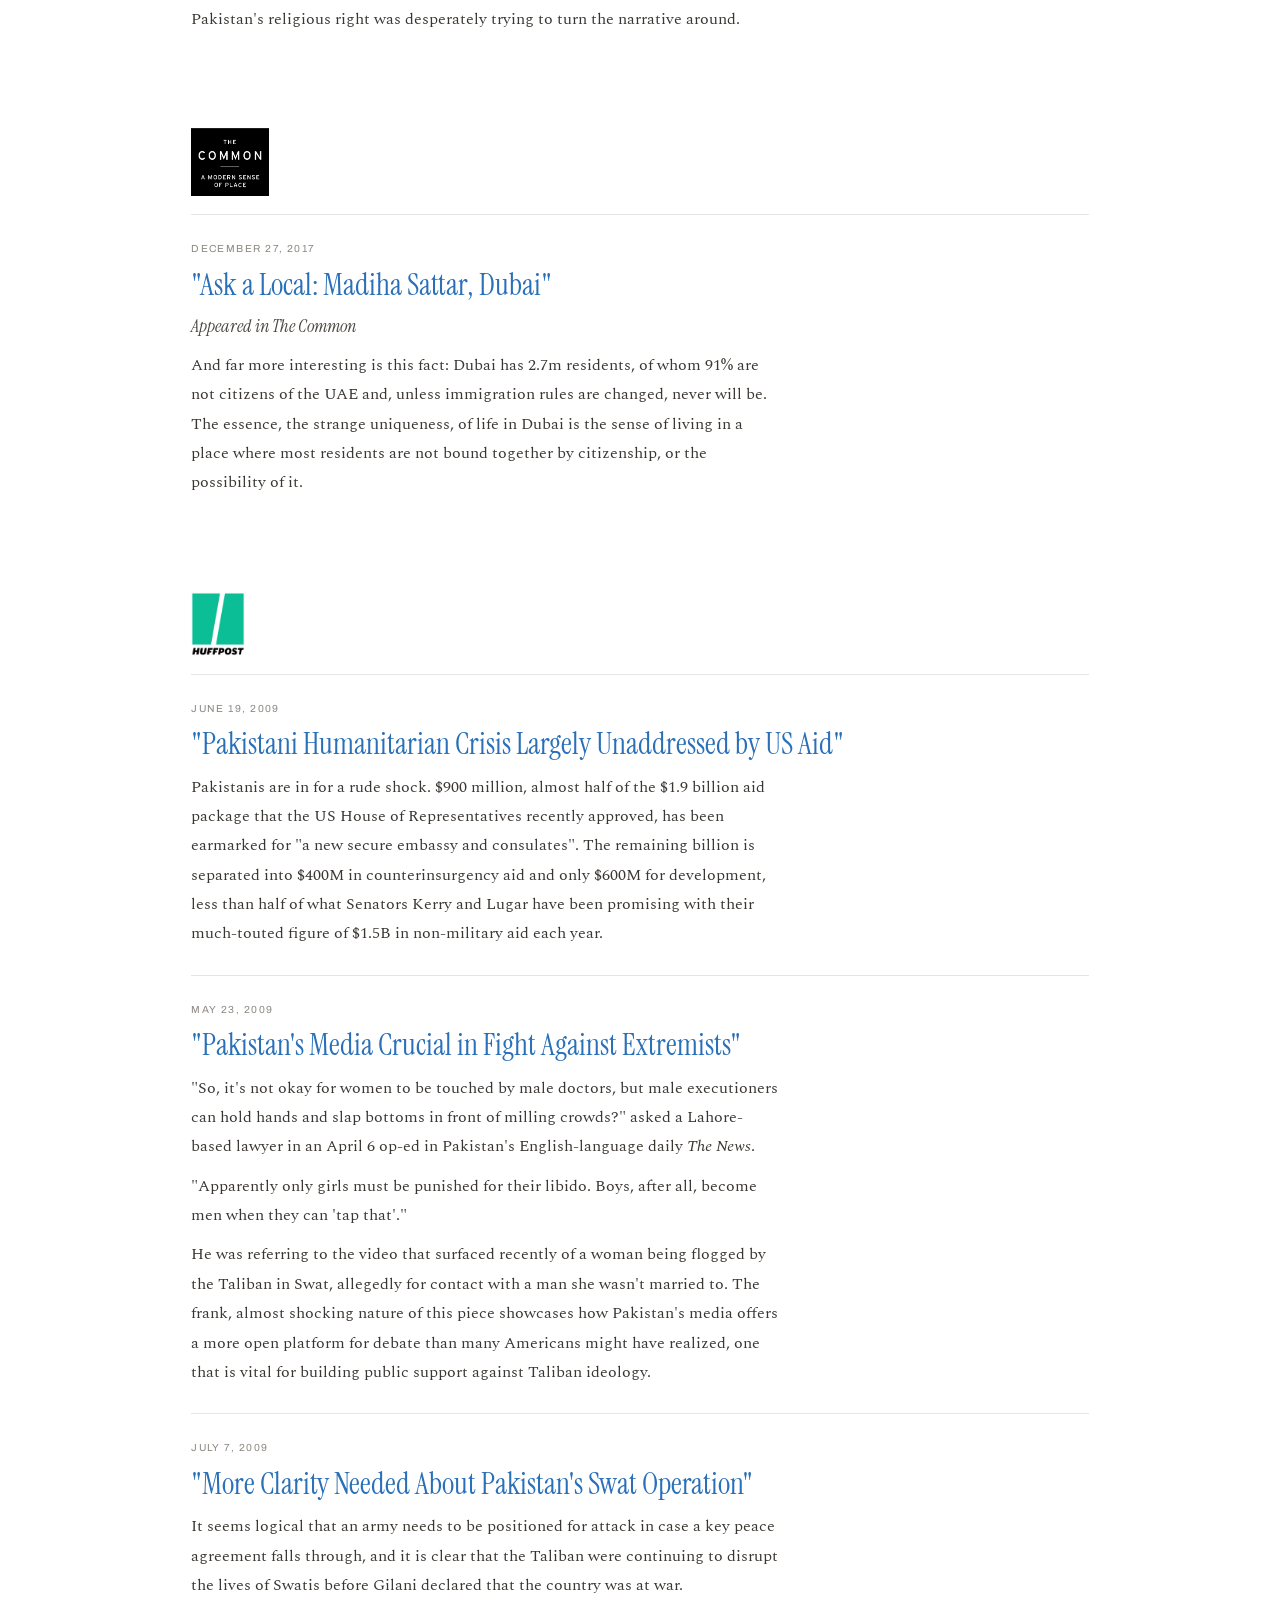
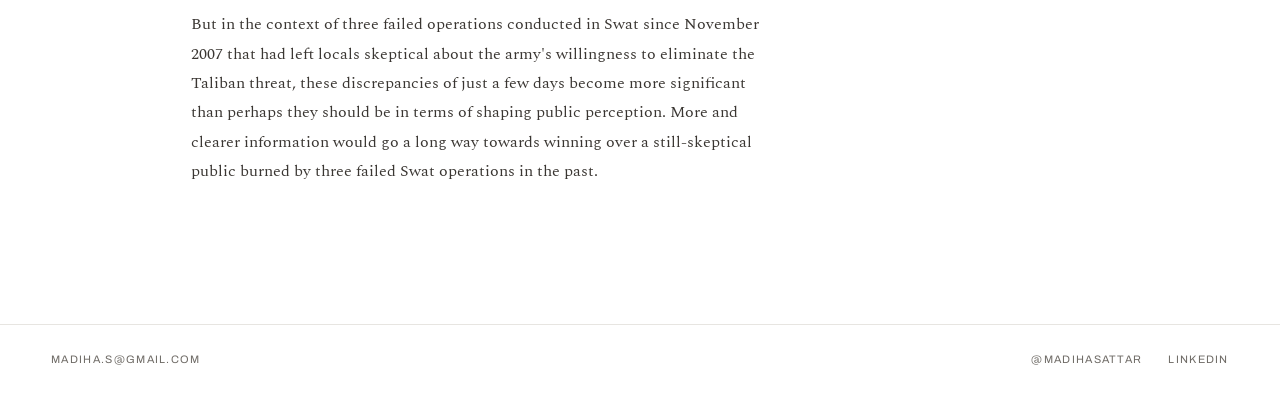
<file: reporting.html>
<!DOCTYPE html>
<html lang="en">
<head>
<!-- Google tag (gtag.js) -->
<script async src="https://www.googletagmanager.com/gtag/js?id=G-RKL78WMHLT"></script>
<script>
  window.dataLayer = window.dataLayer || [];
  function gtag(){dataLayer.push(arguments);}
  gtag('js', new Date());
  gtag('config', 'G-RKL78WMHLT');
</script>
<meta charset="UTF-8" />
<meta name="viewport" content="width=device-width, initial-scale=1.0" />
<title>Madiha Sattar | Reporting, Analysis & Commentary</title>
<meta name="description" content="Reporting, analysis and commentary by Madiha Sattar." />
<link rel="stylesheet" href="style.css?v=20260915g" />
</head>
<body data-page="reporting">
<main class="page-list">
  <h1 class="page-title page-title--long">Reporting, Analysis &amp; Commentary</h1>
  <div class="pub-filter" role="group" aria-label="Filter by publication">
    <button type="button" data-pub="economist" aria-pressed="false"><img src="logo-economist.png" alt="The Economist" /></button>
    <button type="button" data-pub="fp" aria-pressed="false"><img src="logo-fp.png" alt="Foreign Policy" /></button>
    <button type="button" data-pub="dawn" aria-pressed="false"><img src="logo-dawn.png" alt="Dawn" /></button>
    <button type="button" data-pub="caravan" aria-pressed="false"><img src="logo-caravan.png" alt="The Caravan" /></button>
    <button type="button" data-pub="herald" aria-pressed="false"><img src="logo-herald.png" alt="Herald" /></button>
    <button type="button" data-pub="indiatoday" aria-pressed="false"><img src="logo-indiatoday.png" alt="India Today" /></button>
    <button type="button" data-pub="common" aria-pressed="false"><img src="logo-common.png" alt="The Common" /></button>
    <button type="button" data-pub="huffpost" aria-pressed="false"><img src="logo-huffpost.png" alt="HuffPost" /></button>
  </div>
  <section class="pub-section" id="economist">
    <h2 class="pub-head"><img src="logo-economist.png" alt="The Economist" /></h2>
    <ul class="pub-list">
      <li class="entry">
        <p class="entry-date">May 25, 2012</p>
        <a href="http://www.economist.com/node/21555930" class="entry-title" target="_blank" rel="noopener">"City at War"</a>
        <p class="entry-standfirst">In the commercial capital, politicians and gangsters are bound together</p>
        <p class="entry-excerpt">Civilians armed with rocket-propelled grenades and AK-47s firing at police in armoured personnel carriers are not images associated with the urban hearts of commercial capitals. But Karachi is no ordinary city. Earlier this month its crime-infested quarter of Lyari, a sprawling network of alleyways housing 1m people, saw battles that pitted police against a powerful local gang. In one scene locals flattened a carrier's tyres with gunfire. Then they kept firing at the stationary vehicle, killing an officer inside.</p>
      </li>
      <li class="entry">
        <p class="entry-date">May 20, 2012</p>
        <a href="http://www.economist.com/node/21555740" class="entry-title" target="_blank" rel="noopener">"Power Politics"</a>
        <p class="entry-standfirst">Pakistan's energy crisis</p>
        <p class="entry-excerpt">Summer in the plains of Pakistan is excruciating enough without the added joy of 20 hours of power cuts a day. Earlier this month protesters in several towns in Punjab, Pakistan's wealthiest province, smashed windscreens, blocked motorways, shut down markets and set fire to the offices of parliamentarians and an electric utility. They clashed with police who brought out handcuffs and tear gas and fired live rounds in the air.</p>
      </li>
    </ul>
  </section>
  
  <section class="pub-section" id="fp">
    <h2 class="pub-head"><img src="logo-fp.png" alt="Foreign Policy" /></h2>
    <ul class="pub-list">
      <li class="entry">
        <p class="entry-date">May 1, 2011</p>
        <a href="http://foreignpolicy.com/2011/05/02/the-bin-laden-aftermath-osama-was-the-least-of-pakistans-problems/" class="entry-title" target="_blank" rel="noopener">"The bin Laden Aftermath: Osama Was the Least of Pakistan's Problems"</a>
        <p class="entry-excerpt">The streets of Karachi are deserted tonight. Earlier today, five people were killed and over 20 vehicles and a bank were torched. Businesses were shut down and the city's streets were choked with panicked traffic as residents rushed home from work.</p>
        <p class="entry-excerpt">This chaos had nothing to do with Osama bin Laden. It had to do with Karachi's on-going ethnic and political violence, which flares up repeatedly and claimed hundreds of lives last year. It is a reminder that, despite the symbolic victory of bin Laden's defeat, Pakistan faces severe problems beyond militancy that will not go away with his death.</p>
      </li>
      <li class="entry">
        <p class="entry-date">March 1, 2011</p>
        <a href="http://foreignpolicy.com/2011/03/02/pakistans-blasphemy-laws-a-history-of-violence/" class="entry-title" target="_blank" rel="noopener">"Pakistan's Blasphemy Laws: A History of Violence"</a>
        <p class="entry-excerpt">In 1995, Justice Arif Iqbal Bhatti, along with other judges of a Lahore High Court bench, struck down allegations of blasphemy against two Christians. In 1997 the judge was shot dead in his office. The next year a man owned up to the crime, but has apparently disappeared from custody since then.</p>
        <p class="entry-excerpt">Since the creation of Pakistan's blasphemy laws, at least 38 cases of extrajudicial killings (some of which involved the active involvement or wilful neglect of the police) of people alleged to have directly committed blasphemy have been documented. Arif Bhatti's was a relatively unusual case at the time. More recently, though, two uniquely courageous Pakistanis lost their lives for defending victims of Pakistan's blasphemy laws.</p>
      </li>
      <li class="entry">
        <p class="entry-date">February 15, 2011</p>
        <a href="https://foreignpolicy.com/2011/02/15/baluchistan-pakistans-other-war/" class="entry-title" target="_blank" rel="noopener">"Baluchistan: Pakistan's Other War"</a>
        <p class="entry-excerpt">In a gas-rich province crisscrossed by pipelines, explosive attacks on infrastructure, a means of weakening the Pakistani state, have been a part of the Baluch separatist toolkit for many years. They are one of the standard modes of attack in a conflict that has its roots in a desire to separate that is as old as Pakistan itself.</p>
        <p class="entry-excerpt">The legacy of the resisted annexation of Baluchistan and continued unfair treatment of the province is something that has come back to haunt the Pakistani state. Unfortunately, it is the people of the province who are bearing the brunt of the fallout.</p>
      </li>
      <li class="entry">
        <p class="entry-date">August 8, 2010</p>
        <a href="http://foreignpolicy.com/2010/08/09/karachis-complex-culture-of-violence/" class="entry-title" target="_blank" rel="noopener">"Karachi's Complex Culture of Violence"</a>
        <p class="entry-excerpt">At any given point, Karachi's violence can be attributed to Islamist militants, criminals peddling various contraband goods or people fighting land grabbers. Everyone but the political parties who could stop the fighting if they wanted to.</p>
      </li>
      <li class="entry">
        <p class="entry-date">July 27, 2010</p>
        <a href="http://foreignpolicy.com/2010/07/28/pakistans-non-reaction-to-wikileaks/" class="entry-title" target="_blank" rel="noopener">"Pakistan's Non-Reaction to Wikileaks"</a>
        <p class="entry-excerpt">Amidst the Western media's focus on Afghanistan-Pakistan strategy, the war's political implications for Barack Obama and how Afghanistan is carpeted with Taliban IEDs, Pakistan simply has too much at home to worry about. Perceptions of the country in the West take a back seat when severe electricity shortages, spiraling food prices and devastating terrorist attacks confront us every day.</p>
      </li>
    </ul>
  </section>
  
  <section class="pub-section" id="dawn">
    <h2 class="pub-head"><img src="logo-dawn.png" alt="Dawn" /></h2>
    <ul class="pub-list">
      <li class="entry">
        <p class="entry-date">February 17, 2013</p>
        <a href="https://www.dawn.com/news/786837" class="entry-title" target="_blank" rel="noopener">"Post-2014 Afghanistan: Pakistan's Nightmare?"</a>
        <p class="entry-excerpt">Through the first week of January, according to military estimates, over 49,200 Pakistanis have been killed or injured by militant violence. Of those, about 3,600 army and Frontier Corps personnel have lost their lives. How high could this death toll go if militant groups aren't reconciled or defeated before Western troops leave Afghanistan?</p>
      </li>
      <li class="entry">
        <p class="entry-date">February 14, 2013</p>
        <a href="https://www.dawn.com/news/786375/end-of-the-afghan-war-possibilities-and-pitfalls-i-pakistan-in-contact-with-afghan-taliban-former-northern-alliance" class="entry-title" target="_blank" rel="noopener">"Pakistan in Contact with Afghan Taliban, Former Northern Alliance"</a>
        <p class="entry-excerpt">As the United States withdraws from Afghanistan for the second time, Pakistan is looking for a role in Afghan politics once again. This time, though, it's putting its eggs in more than one basket.</p>
      </li>
      <li class="entry">
        <p class="entry-date">February 26, 2012</p>
        <a href="https://www.dawn.com/news/698752/the-women-behind-the-oscar" class="entry-title" target="_blank" rel="noopener">"The Women Behind the Oscar"</a>
        <p class="entry-excerpt">Behind the glamour of Pakistan on the Academy Awards red carpet and the outpouring of excitement on television, Twitter and Facebook lies the bravery of the female subjects of <em>Saving Face</em>, who have to keep a low profile for their own security.</p>
      </li>
      <li class="entry">
        <p class="entry-date">July 21, 2011</p>
        <a href="https://www.dawn.com/news/641049/flashback-to-96" class="entry-title" target="_blank" rel="noopener">"Flashback to '96"</a>
        <p class="entry-excerpt">As America tries to reconnect with the Taliban once again, reading historical diplomatic cables invokes a distinct sense of déjà vu, a feeling that nothing has changed after a decade of war.</p>
      </li>
      <li class="entry">
        <p class="entry-date">May 21, 2011</p>
        <a href="https://www.dawn.com/news/630875/anp-leaders-said-military-protected-haqqanis-other-militants" class="entry-title" target="_blank" rel="noopener">"ANP Leaders Said Military Protected Haqqanis, Other Militants"</a>
        <p class="entry-excerpt">In a meeting with an American diplomat in July 2009, ANP leader Senator Afrasiab Khattak claimed that the Haqqani network, a militant group the US holds responsible for multiple attacks against coalition forces in Afghanistan, was being protected by the Pakistan military.</p>
      </li>
      <li class="entry">
        <p class="entry-date">May 19, 2011</p>
        <a href="https://www.dawn.com/news/630375/cables-reveal-role-of-us-troops-in-pakistan" class="entry-title" target="_blank" rel="noopener">"Cables Reveal Role of US Troops in Pakistan"</a>
        <p class="entry-excerpt">Confidential American diplomatic cables obtained by <em>Dawn</em> reveal new details about the activities of US forces on the ground in Pakistan, an issue that has gained heightened sensitivity in the aftermath of the Raymond Davis incident in Lahore and the American raid on Osama bin Laden's compound in Abbottabad.</p>
      </li>
    </ul>
  </section>
  
  <section class="pub-section" id="caravan">
    <h2 class="pub-head"><img src="logo-caravan.png" alt="The Caravan" /></h2>
    <ul class="pub-list">
      <li class="entry">
        <p class="entry-date">September 30, 2010</p>
        <a href="http://www.caravanmagazine.in/essay/truth-about-pakistan" class="entry-title" target="_blank" rel="noopener">"The Truth about Pakistan?"</a>
        <p class="entry-standfirst">Neither the Western media's shallow coverage nor domestic outrage over it does justice to the complexity of Pakistani society</p>
        <p class="entry-excerpt">"<em>Without Shepherds</em> is a feature documentary that looks beyond the headlines and breaks open the stereotypes of the most dangerous country in the world," declares the movie's press kit. It's almost as if the American filmmakers crafted this description with the specific aim of exasperating a certain kind of Pakistani. The kind who, like myself, follow Western media coverage of the country and have developed an almost knee-jerk negative response to what is known domestically, not without some derision, as reporting on Pakistan's 'softer side.'</p>
      </li>
    </ul>
  </section>
  
  <section class="pub-section" id="herald">
    <h2 class="pub-head"><img src="logo-herald.png" alt="Herald" /></h2>
    <ul class="pub-list">
      <li class="entry">
        <p class="entry-date">February 14, 2011</p>
        <a href="https://www.dawn.com/news/606407/herald-exclusive-shrunken-space" class="entry-title" target="_blank" rel="noopener">"Shrunken Space"</a>
        <p class="entry-standfirst">On the vanishing space for moderate voices in Pakistan</p>
        <p class="entry-excerpt">If Salman Taseer's assassination underscores anything, it is the Pakistani state's increasing inability to take on extremist violence and its helplessness in protecting those who differ from a narrow interpretation of religion that seems to be becoming mainstream.</p>
      </li>
      <li class="entry">
        <p class="entry-date">October 31, 2009</p>
        <a href="controlled-coupling.html" class="entry-title">"Controlled Coupling"</a>
        <p class="entry-excerpt">In the more recent American romcoms, contemporary mating joins Pakistani drawing rooms and California bars in a hermetically sealed bubble of status, wealth and stability.</p>
      </li>
    </ul>
  </section>
  
  <section class="pub-section" id="indiatoday">
    <h2 class="pub-head"><img src="logo-indiatoday.png" alt="India Today" /></h2>
    <ul class="pub-list">
      <li class="entry">
        <p class="entry-date">August 25, 2011</p>
        <a href="http://indiatoday.intoday.in/story/karachi-violence-is-normal/1/149248.html" class="entry-title" target="_blank" rel="noopener">"Innocence Lost"</a>
        <p class="entry-standfirst">Once a safe and cosmopolitan city, Karachi is now a place where violence is the new normal</p>
        <p class="entry-excerpt">One of the most maddening features of life in today's Karachi is the mythology of its not-so-distant golden past. Those of us not old enough to have worn hipster saris to nightclubs here in the 60s and 70s are frequently subjected to misty-eyed reminiscing about a city that was once apparently safe, cosmopolitan and liberal.</p>
        <p class="entry-excerpt">For those of us who are younger, the only past we remember plays a very different role.</p>
      </li>
      <li class="entry">
        <p class="entry-date">October 19, 2012</p>
        <a href="https://www.indiatoday.in/magazine/neighbours/story/20121029-malala-yousafzai-lashkar-e-toiba-islamic-violence-islamic-revolution-pakistan-760256-2012-10-19" class="entry-title" target="_blank" rel="noopener">"The Girl Who Shook Pakistan"</a>
        <p class="entry-excerpt">Even as the attack on Malala Yousafzai and the sustained public grieving in its aftermath seemed like they could generate a clear shift in public opinion, Pakistan's religious right was desperately trying to turn the narrative around.</p>
      </li>
    </ul>
  </section>
  
  <section class="pub-section" id="common">
    <h2 class="pub-head"><img src="logo-common.png" alt="The Common" /></h2>
    <ul class="pub-list">
      <li class="entry">
        <p class="entry-date">December 27, 2017</p>
        <a href="https://www.thecommononline.org/ask-a-local-madiha-sattar-dubai/" class="entry-title" target="_blank" rel="noopener">"Ask a Local: Madiha Sattar, Dubai"</a>
        <p class="entry-standfirst">Appeared in The Common</p>
        <p class="entry-excerpt">And far more interesting is this fact: Dubai has 2.7m residents, of whom 91% are not citizens of the UAE and, unless immigration rules are changed, never will be. The essence, the strange uniqueness, of life in Dubai is the sense of living in a place where most residents are not bound together by citizenship, or the possibility of it.</p>
      </li>
    </ul>
  </section>
  
  <section class="pub-section" id="huffpost">
    <h2 class="pub-head"><img src="logo-huffpost.png" alt="HuffPost" /></h2>
    <ul class="pub-list">
      <li class="entry">
        <p class="entry-date">June 19, 2009</p>
        <a href="https://www.huffingtonpost.com/2009/05/20/pakistani-humnitarian-cri_n_205918.html" class="entry-title" target="_blank" rel="noopener">"Pakistani Humanitarian Crisis Largely Unaddressed by US Aid"</a>
        <p class="entry-excerpt">Pakistanis are in for a rude shock. $900 million, almost half of the $1.9 billion aid package that the US House of Representatives recently approved, has been earmarked for "a new secure embassy and consulates". The remaining billion is separated into $400M in counterinsurgency aid and only $600M for development, less than half of what Senators Kerry and Lugar have been promising with their much-touted figure of $1.5B in non-military aid each year.</p>
      </li>
      <li class="entry">
        <p class="entry-date">May 23, 2009</p>
        <a href="https://www.huffingtonpost.com/2009/04/23/pakistans-media-critical_n_190178.html" class="entry-title" target="_blank" rel="noopener">"Pakistan's Media Crucial in Fight Against Extremists"</a>
        <p class="entry-excerpt">"So, it's not okay for women to be touched by male doctors, but male executioners can hold hands and slap bottoms in front of milling crowds?" asked a Lahore-based lawyer in an April 6 op-ed in Pakistan's English-language daily <em>The News</em>.</p>
        <p class="entry-excerpt">"Apparently only girls must be punished for their libido. Boys, after all, become men when they can 'tap that'."</p>
        <p class="entry-excerpt">He was referring to the video that surfaced recently of a woman being flogged by the Taliban in Swat, allegedly for contact with a man she wasn't married to. The frank, almost shocking nature of this piece showcases how Pakistan's media offers a more open platform for debate than many Americans might have realized, one that is vital for building public support against Taliban ideology.</p>
      </li>
      <li class="entry">
        <p class="entry-date">July 7, 2009</p>
        <a href="https://www.huffingtonpost.com/entry/more-clarity-needed-about_b_226489.html" class="entry-title" target="_blank" rel="noopener">"More Clarity Needed About Pakistan's Swat Operation"</a>
        <p class="entry-excerpt">It seems logical that an army needs to be positioned for attack in case a key peace agreement falls through, and it is clear that the Taliban were continuing to disrupt the lives of Swatis before Gilani declared that the country was at war.</p>
        <p class="entry-excerpt">But in the context of three failed operations conducted in Swat since November 2007 that had left locals skeptical about the army's willingness to eliminate the Taliban threat, these discrepancies of just a few days become more significant than perhaps they should be in terms of shaping public perception. More and clearer information would go a long way towards winning over a still-skeptical public burned by three failed Swat operations in the past.</p>
      </li>
    </ul>
  </section>
</main>
<script src="site.js?v=20260915g"></script>
<script>
  // Every publication shows by default; a logo filters to that publication, and clicking it again shows all
  (() => {
    const buttons = document.querySelectorAll('.pub-filter button');
    const sections = document.querySelectorAll('.pub-section');
    let current = null;
    buttons.forEach(btn => {
      btn.addEventListener('click', () => {
        current = current === btn.dataset.pub ? null : btn.dataset.pub;
        buttons.forEach(b => {
          const on = b.dataset.pub === current;
          b.classList.toggle('dimmed', current !== null && !on);
          b.setAttribute('aria-pressed', String(on));
        });
        sections.forEach(s => s.classList.toggle('is-hidden', current !== null && s.id !== current));
      });
    });
  })();
</script>
</body>
</html>
</file>
<file: style.css>
@import url('https://fonts.googleapis.com/css2?family=Instrument+Serif:ital@0;1&family=Archivo:wght@400;500&family=Spectral:ital,wght@0,400;1,400&display=swap');

:root {
  --paper: #ffffff;
  --ink: #0a0a0a;        /* headings, active nav, non-linked titles */
  --body: #3a3632;       /* excerpts, running text */
  --mid: #4a4642;        /* tagline, standfirsts */
  --quiet: #6f6b66;      /* nav links, footer, credits */
  --faint: #8c8882;      /* dates, small labels */
  --rule: #e7e5e1;       /* hairlines between entries */
  --rule-strong: #0a0a0a;/* rule that opens a list or the About block */
  --link: #2970b8;       /* article titles that link out */

  --display: 'Instrument Serif', Georgia, 'Times New Roman', serif;
  --text: 'Spectral', Georgia, 'Times New Roman', serif;
  --label: 'Archivo', system-ui, -apple-system, 'Segoe UI', sans-serif;

  --gutter: clamp(20px, 4vw, 52px);
}

*, *::before, *::after { box-sizing: border-box; margin: 0; padding: 0; }

html { scroll-behavior: smooth; }
@media (prefers-reduced-motion: reduce) { html { scroll-behavior: auto; } }

body {
  background: var(--paper);
  color: var(--ink);
  font-family: var(--text);
  font-weight: 400;
  line-height: 1.6;
  min-height: 100vh;
  display: flex;
  flex-direction: column;
  -webkit-font-smoothing: antialiased;
}

a { color: var(--link); }
a:hover { color: var(--ink); }
a:focus-visible, button:focus-visible { outline: 2px solid var(--link); outline-offset: 3px; }
img { max-width: 100%; }

/* ─── HEADER (injected by site.js) ───────────────────── */
.site-header {
  position: sticky;
  top: 0;
  z-index: 50;
  background: var(--paper);
  border-bottom: 1px solid var(--rule);
  display: flex;
  justify-content: flex-start;
  padding: 18px var(--gutter);
}

.site-nav {
  display: flex;
  flex-wrap: wrap;
  gap: 6px 22px;
}

.site-nav a {
  font-family: var(--label);
  font-size: 0.68rem;
  letter-spacing: 0.12em;
  text-transform: uppercase;
  color: var(--quiet);
  text-decoration: none;
}
.site-nav a:hover { color: var(--ink); }
.site-nav a.active {
  color: var(--ink);
  border-bottom: 1px solid var(--ink);
  padding-bottom: 2px;
}

/* ─── PAGE FRAMES ────────────────────────────────────── */
main {
  flex: 1;
  width: 100%;
  margin: 0 auto;
  padding: clamp(52px, 8vw, 96px) var(--gutter) clamp(64px, 9vw, 112px);
}
.page-list  { max-width: 1000px; }
.page-piece { max-width: 760px; }
.page-home  {
  max-width: 1140px;
  padding-top: clamp(64px, 11vw, 132px);
  padding-bottom: clamp(72px, 10vw, 120px);
}

.page-title {
  font-family: var(--display);
  font-weight: 400;
  font-size: clamp(2.4rem, 6.5vw, 4rem);
  line-height: 1.04;
  letter-spacing: -0.02em;
  color: var(--ink);
  text-wrap: balance;
}
.page-title--long {
  font-size: clamp(2.2rem, 6vw, 4rem);
  max-width: 18em;
}

/* ─── HOMEPAGE ───────────────────────────────────────── */
.home-name {
  font-family: var(--display);
  font-weight: 400;
  font-size: clamp(2.9rem, 9.2vw, 6.4rem);
  line-height: 0.94;
  letter-spacing: -0.025em;
}

.home-tagline {
  font-family: var(--display);
  font-style: italic;
  font-size: clamp(1.2rem, 2.5vw, 1.85rem);
  line-height: 1.4;
  color: var(--mid);
  max-width: 27em;
  text-wrap: balance;
  margin-top: clamp(22px, 3.5vw, 36px);
}

.home-about {
  max-width: 46rem;
  margin-top: clamp(64px, 10vw, 128px);
  border-top: 1px solid var(--rule-strong);
  padding-top: 22px;
  scroll-margin-top: 76px;
}

.section-label {
  font-family: var(--label);
  font-size: 0.95rem;
  font-weight: 500;
  letter-spacing: 0.16em;
  text-transform: uppercase;
  color: var(--quiet);
  margin-bottom: 26px;
}

/* photo floats left; the bio must stay normal block flow so it wraps around and under it */
.home-about-body {
  display: flow-root;
}

.home-about-body img {
  float: left;
  display: block;
  width: clamp(128px, 22vw, 220px);
  height: auto;
  margin: 4px clamp(22px, 3.5vw, 40px) 14px 0;
  border-radius: clamp(8px, 1.4vw, 10px);
}

.home-about-text p {
  font-size: 1.12rem;
  line-height: 1.82;
  margin: 0 0 1.15em;
  text-wrap: pretty;
}
.home-about-text p:last-child { margin-bottom: 0; }

/* email, X and LinkedIn under the bio (the homepage has no footer) */
/* same sizing as the site footer, which keeps all three on one line at 375px */
.home-contact {
  display: flex;
  flex-wrap: nowrap;
  gap: clamp(10px, 2.5vw, 28px);
  margin-top: clamp(32px, 5vw, 48px);
  padding-top: 18px;
  border-top: 1px solid var(--rule);
}

.home-contact a {
  font-family: var(--label);
  font-size: clamp(0.56rem, 2.4vw, 0.68rem);
  letter-spacing: 0.12em;
  text-transform: uppercase;
  color: var(--quiet);
  text-decoration: none;
  white-space: nowrap;
}
.home-contact a:hover { color: var(--ink); }

/* raised initial ties the bio to the display type */
.home-about-text p:first-child::first-letter {
  font-family: var(--display);
  font-size: 1.5em;
  line-height: 1;
}

/* ─── LIST PAGES ─────────────────────────────────────── */
.work-list {
  list-style: none;
  margin-top: clamp(32px, 5vw, 52px);
  border-top: 1px solid var(--rule-strong);
}

.entry {
  display: flex;
  flex-direction: column;
  gap: 12px;
}

.work-list > .entry {
  border-bottom: 1px solid var(--rule);
  padding: clamp(26px, 4vw, 40px) 0;
}

.entry-date,
.entry-label {
  font-family: var(--label);
  font-size: 0.64rem;
  letter-spacing: 0.14em;
  text-transform: uppercase;
  color: var(--faint);
}
.entry-label {
  font-weight: 500;
  letter-spacing: 0.18em;
}

.entry-title {
  font-family: var(--display);
  font-weight: 400;
  font-size: clamp(1.45rem, 3vw, 1.85rem);
  line-height: 1.2;
  color: var(--link);
  text-decoration: none;
  max-width: 30em;
  text-wrap: pretty;
}
a.entry-title:hover { color: var(--ink); }
.entry-title.no-link { color: var(--ink); }

.entry-standfirst {
  font-family: var(--display);
  font-style: italic;
  font-size: 1.15rem;
  line-height: 1.5;
  color: var(--mid);
  max-width: 34em;
  text-wrap: pretty;
}

.entry-excerpt {
  font-size: 1.02rem;
  line-height: 1.8;
  color: var(--body);
  max-width: 36em;
  text-wrap: pretty;
}

/* Fiction: the publication credit sits above the title and reads as its pair */
[data-page="fiction"] .entry-title {
  font-size: clamp(1.5rem, 3.2vw, 2.1rem);
}

.entry-credit,
.entry-credits a {
  font-family: var(--label);
  font-size: 0.95rem;
  font-weight: 500;
  letter-spacing: 0.08em;
  text-transform: uppercase;
  color: var(--body);
  text-wrap: balance;
}

.entry-credits {
  display: flex;
  flex-direction: column;
  align-items: flex-start;
  gap: 10px;
}
.entry-credits a {
  text-decoration: underline;
  text-decoration-thickness: 1px;
  text-underline-offset: 3px;
}
.entry-credits a:hover { color: var(--ink); }

/* Book Reviews: fixed cover box, centred against its blurb */
.work-list > .review-item {
  display: grid;
  grid-template-columns: clamp(88px, 12vw, 116px) minmax(0, 1fr);
  gap: clamp(22px, 4vw, 44px);
  align-items: center;
}

.review-cover {
  display: block;
  width: 100%;
  aspect-ratio: 2 / 3;
  object-fit: cover;
  object-position: center;
  border-radius: 4px;
  box-shadow: 0 1px 12px rgba(0, 0, 0, 0.14);
}

.review-text {
  display: flex;
  flex-direction: column;
  gap: 10px;
}
.review-text .entry-title { font-size: clamp(1.45rem, 3vw, 1.95rem); max-width: 26em; }
.review-text .entry-title + .entry-excerpt { margin-top: 4px; }
/* the publication above each review title, sized to match the Fiction credits */
.review-text .entry-label {
  font-size: 0.95rem;
  letter-spacing: 0.08em;
  color: var(--body);
}

/* Interviews */
[data-page="interviews"] .entry-title {
  font-size: clamp(1.7rem, 4vw, 2.4rem);
  line-height: 1.15;
}
[data-page="interviews"] .entry-excerpt {
  font-size: 1.05rem;
  max-width: 38em;
}
[data-page="interviews"] .entry-title + .entry-excerpt { margin-top: 4px; }

/* ─── REPORTING & ANALYSIS ───────────────────────────── */
.pub-filter {
  margin-top: clamp(32px, 5vw, 52px);
  border-top: 1px solid var(--rule-strong);
  border-bottom: 1px solid var(--rule);
  padding: 22px 0 24px;
  /* logos vary from 42px to 109px wide, so a fixed gap (not equal columns) keeps the spacing even */
  display: flex;
  flex-wrap: wrap;
  align-items: center;
  gap: 22px clamp(20px, 3vw, 36px);
}
.pub-filter { --logo-scale: 1; }

/* tablets: shrink the logos a little so all eight stay on one row instead of leaving one behind */
@media (min-width: 681px) and (max-width: 899px) {
  .pub-filter { --logo-scale: 0.76; }
}

.pub-filter button {
  background: none;
  border: none;
  padding: 0;
  cursor: pointer;
  display: flex;
  align-items: center;
  max-width: 100%;
  transition: opacity 0.2s;
}
.pub-filter button.dimmed { opacity: 0.3; }
.pub-filter button:hover { opacity: 1; }

.pub-filter img,
.pub-head img {
  display: block;
  width: auto;
  max-width: 100%;
  object-fit: contain;
  object-position: left center;
}

/* wordmarks 40–46px; stacked marks need more height to read at the same optical size */
.pub-filter [data-pub="economist"] img  { height: calc(46px * var(--logo-scale)); }
.pub-filter [data-pub="fp"] img         { height: calc(44px * var(--logo-scale)); }
.pub-filter [data-pub="dawn"] img       { height: calc(40px * var(--logo-scale)); }
.pub-filter [data-pub="caravan"] img    { height: calc(46px * var(--logo-scale)); }
.pub-filter [data-pub="herald"] img     { height: calc(40px * var(--logo-scale)); }
.pub-filter [data-pub="indiatoday"] img { height: calc(44px * var(--logo-scale)); }
.pub-filter [data-pub="common"] img     { height: calc(54px * var(--logo-scale)); }
.pub-filter [data-pub="huffpost"] img   { height: calc(50px * var(--logo-scale)); }

.pub-section { margin-top: clamp(40px, 6vw, 68px); }
.pub-section.is-hidden { display: none; }

.pub-head {
  display: flex;
  align-items: center;
  margin-bottom: 18px;
}

#economist  .pub-head img { height: 52px; }
#fp         .pub-head img { height: 46px; }
#dawn       .pub-head img { height: 42px; }
#caravan    .pub-head img { height: 50px; }
#herald     .pub-head img { height: 42px; }
#indiatoday .pub-head img { height: 46px; }
#common     .pub-head img { height: 68px; }
#huffpost   .pub-head img { height: 64px; }

.pub-list { list-style: none; }
.pub-list > .entry {
  border-top: 1px solid var(--rule);
  padding: 26px 0;
  gap: 10px;
}

/* ─── FULL-TEXT PIECES ───────────────────────────────── */
.piece-label {
  font-family: var(--label);
  font-size: 0.64rem;
  font-weight: 500;
  letter-spacing: 0.2em;
  text-transform: uppercase;
  color: var(--faint);
  margin-bottom: 18px;
}

.piece-title {
  font-family: var(--display);
  font-weight: 400;
  font-size: clamp(2.4rem, 6.5vw, 3.8rem);
  line-height: 1.04;
  letter-spacing: -0.02em;
  text-wrap: balance;
}
.piece-title--long {
  font-size: clamp(2.1rem, 5.6vw, 3.4rem);
  line-height: 1.08;
}

.piece-standfirst {
  font-family: var(--display);
  font-style: italic;
  font-size: clamp(1.25rem, 2.6vw, 1.65rem);
  line-height: 1.45;
  color: var(--mid);
  margin-top: clamp(18px, 3vw, 26px);
  text-wrap: pretty;
}

.piece-body {
  margin-top: clamp(32px, 5vw, 48px);
  border-top: 1px solid var(--rule-strong);
  padding-top: clamp(28px, 4vw, 40px);
  display: flex;
  flex-direction: column;
  gap: 1.3em;
}

.piece-body p {
  font-size: 1.14rem;
  line-height: 1.88;
  text-wrap: pretty;
}

.piece-body .piece-epigraph {
  font-family: var(--display);
  font-style: italic;
  font-size: clamp(1.25rem, 2.6vw, 1.6rem);
  line-height: 1.5;
  color: var(--mid);
}

.piece-body .piece-note {
  font-style: italic;
  font-size: 1rem;
  line-height: 1.7;
  color: var(--quiet);
  margin-top: 0.6em;
}

.back-link { margin-top: clamp(44px, 6vw, 64px); }
.back-link a {
  font-family: var(--label);
  font-size: 0.66rem;
  letter-spacing: 0.16em;
  text-transform: uppercase;
  color: var(--quiet);
  text-decoration: none;
}
.back-link a:hover { color: var(--ink); }

/* ─── FOOTER (injected by site.js) ───────────────────── */
/* one line at every width: the clamped size keeps three links off a second row at 375px */
.site-footer {
  border-top: 1px solid var(--rule);
  padding: 26px var(--gutter) 34px;
  display: flex;
  flex-wrap: nowrap;
  align-items: center;
  justify-content: space-between;
  gap: clamp(10px, 2.5vw, 28px);
}

.site-footer-social {
  display: flex;
  align-items: center;
  gap: clamp(10px, 2.5vw, 26px);
}

.site-footer a {
  font-family: var(--label);
  font-size: clamp(0.56rem, 2.4vw, 0.68rem);
  letter-spacing: 0.12em;
  text-transform: uppercase;
  color: var(--quiet);
  text-decoration: none;
  white-space: nowrap;
}
.site-footer a:hover { color: var(--ink); }

/* ─── PHONES ─────────────────────────────────────────── */
@media (max-width: 680px) {
  /* the header wraps to two rows of links here, so land the About anchor below it */
  .home-about { scroll-margin-top: 96px; }
}
</file>
